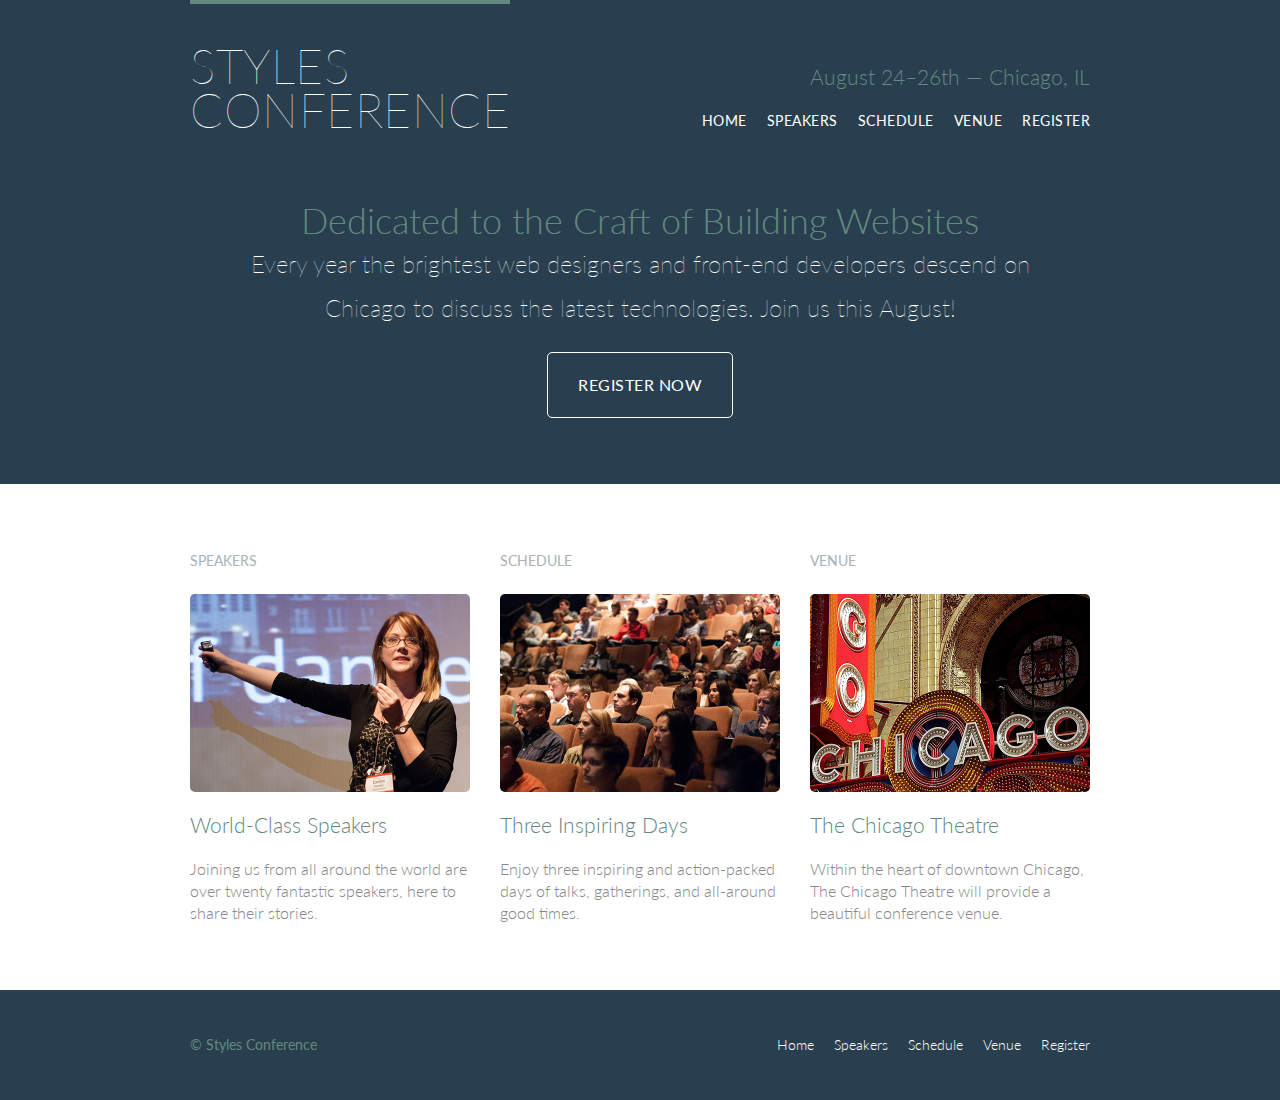
<file: index.html>
<!DOCTYPE html>
<html lang="en">

  <head>
    <meta charset="utf-8">
    <title>Styles Conference</title>
    <link rel="stylesheet" href="assets/stylesheets/main.css">
    <link rel="stylesheet" href="http://fonts.googleapis.com/css?family=Lato:100,300,400">
  </head>

  <body>

    <!-- Header -->

    <header class="primary-header container group">

      <h1 class="logo">
        <a href="index.html">Styles <br> Conference</a>
      </h1>

      <h3 class="tagline">August 24&ndash;26th &mdash; Chicago, IL</h3>

      <nav class="nav primary-nav">
        <ul>
          <li><a href="index.html">Home</a></li><!--
          --><li><a href="speakers.html">Speakers</a></li><!--
          --><li><a href="schedule.html">Schedule</a></li><!--
          --><li><a href="venue.html">Venue</a></li><!--
          --><li><a href="register.html">Register</a></li>
        </ul>
      </nav>

    </header>

    <!-- Hero -->

    <section class="hero container">

      <h2>Dedicated to the Craft of Building Websites</h2>

      <p>Every year the brightest web designers and front-end developers descend on Chicago to discuss the latest technologies. Join us this August!</p>

      <a class="btn btn-alt" href="register.html">Register Now</a>

    </section>

    <!-- Teasers -->

    <section class="row">
      <div class="grid">

        <!-- Speakers -->

        <section class="teaser col-1-3">
          <h5>Speakers</h5>
          <a href="speakers.html">
            <img src="assets/images/home/speakers.jpg" alt="Professional Speaker">
            <h3>World-Class Speakers</h3>
          </a>
          <p>Joining us from all around the world are over twenty fantastic speakers, here to share their stories.</p>
        </section><!--

        Schedule

        --><section class="teaser col-1-3">
          <h5>Schedule</h5>
          <a href="schedule.html">
            <img src="assets/images/home/schedule.jpg" alt="Conference Attendees">
            <h3>Three Inspiring Days</h3>
          </a>
          <p>Enjoy three inspiring and action-packed days of talks, gatherings, and all-around good times.</p>
        </section><!--

        Venue

        --><section class="teaser col-1-3">
          <h5>Venue</h5>
          <a href="venue.html">
            <img src="assets/images/home/venue.jpg" alt="The Chicago Theatre">
            <h3>The Chicago Theatre</h3>
          </a>
          <p>Within the heart of downtown Chicago, The Chicago Theatre will provide a beautiful conference venue.</p>
        </section>

      </div>
    </section>

    <!-- Footer -->

    <footer class="primary-footer container group">

      <small>&copy; Styles Conference</small>

      <nav class="nav">
        <ul>
          <li><a href="index.html">Home</a></li><!--
          --><li><a href="speakers.html">Speakers</a></li><!--
          --><li><a href="schedule.html">Schedule</a></li><!--
          --><li><a href="venue.html">Venue</a></li><!--
          --><li><a href="register.html">Register</a></li>
        </ul>
      </nav>

    </footer>

  </body>
</html>
</file>
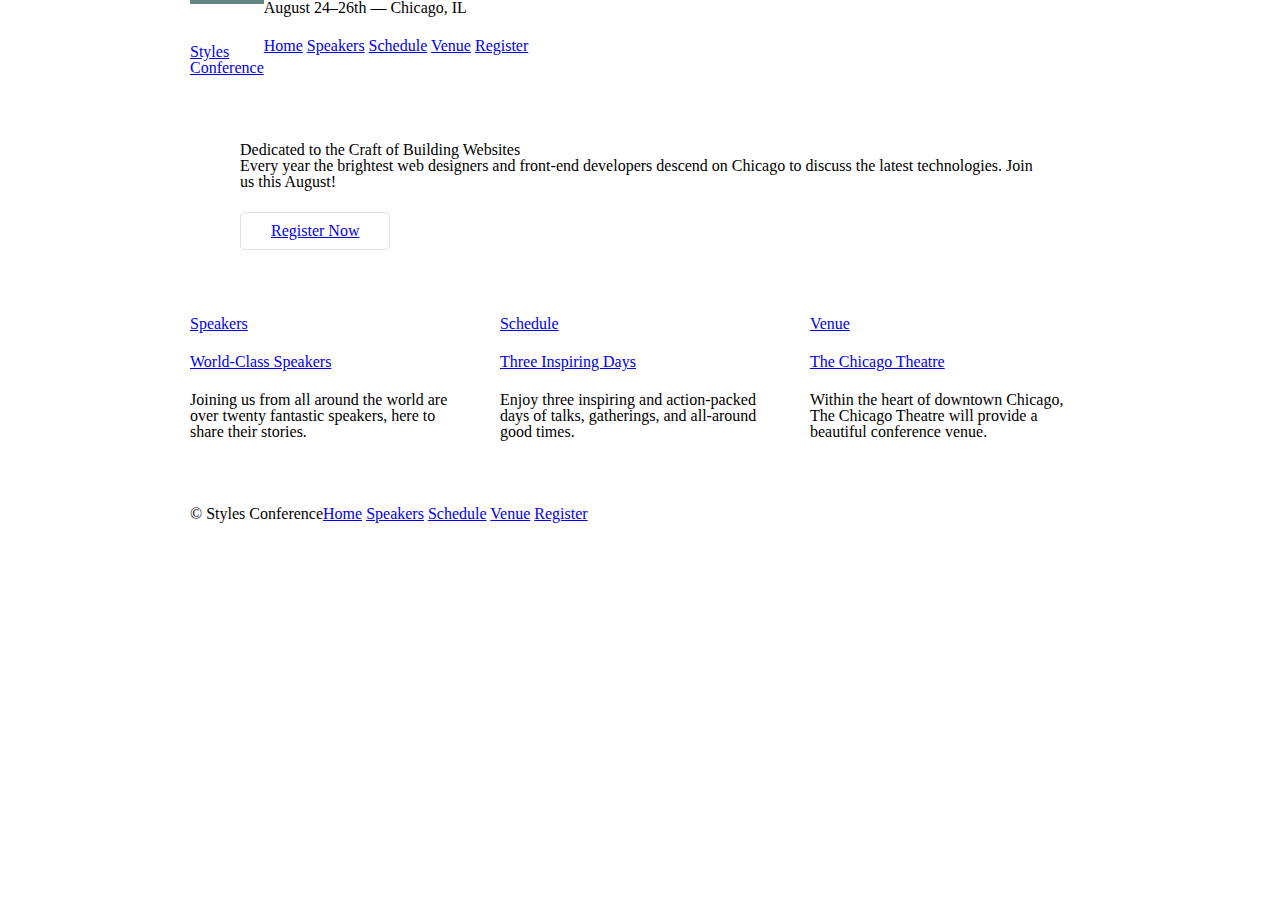
<file: assets/stylesheets/index.html>
<!DOCTYPE html>
<html lang="en">

  <head>
    <meta charset="utf-8">
    <title>Styles Conference</title>
    <link rel="stylesheet" href="assets/stylesheets/main.css">
  </head>

  <body>

    <!-- Header -->

    <header class="container group">

      <h1 class="logo">
        <a href="index.html">Styles <br> Conference</a>
      </h1>

      <h3>August 24&ndash;26th &mdash; Chicago, IL</h3>

      <nav>
        <a href="index.html">Home</a>
        <a href="speakers.html">Speakers</a>
        <a href="schedule.html">Schedule</a>
        <a href="venue.html">Venue</a>
        <a href="register.html">Register</a>
      </nav>

    </header>

    <!-- Hero -->

    <section class="hero container">

      <h2>Dedicated to the Craft of Building Websites</h2>

      <p>Every year the brightest web designers and front-end developers descend on Chicago to discuss the latest technologies. Join us this August!</p>

      <a class="btn btn-alt" href="register.html">Register Now</a>

    </section>

    <!-- Teasers -->

    <section class="grid">

      <!-- Speakers -->

      <section class="col-1-3">
        <a href="speakers.html">
          <h5>Speakers</h5>
          <h3>World-Class Speakers</h3>
        </a>
        <p>Joining us from all around the world are over twenty fantastic speakers, here to share their stories.</p>
      </section><!--

      Schedule

      --><section class="col-1-3">
        <a href="schedule.html">
          <h5>Schedule</h5>
          <h3>Three Inspiring Days</h3>
        </a>
        <p>Enjoy three inspiring and action-packed days of talks, gatherings, and all-around good times.</p>
      </section><!--

      Venue

      --><section class="col-1-3">
        <a href="venue.html">
          <h5>Venue</h5>
          <h3>The Chicago Theatre</h3>
        </a>
        <p>Within the heart of downtown Chicago, The Chicago Theatre will provide a beautiful conference venue.</p>
      </section>

    </section>

    <!-- Footer -->

    <footer class="primary-footer container group">

      <small>&copy; Styles Conference</small>

      <nav>
        <a href="index.html">Home</a>
        <a href="speakers.html">Speakers</a>
        <a href="schedule.html">Schedule</a>
        <a href="venue.html">Venue</a>
        <a href="register.html">Register</a>
      </nav>

    </footer>

  </body>
</html>
</file>
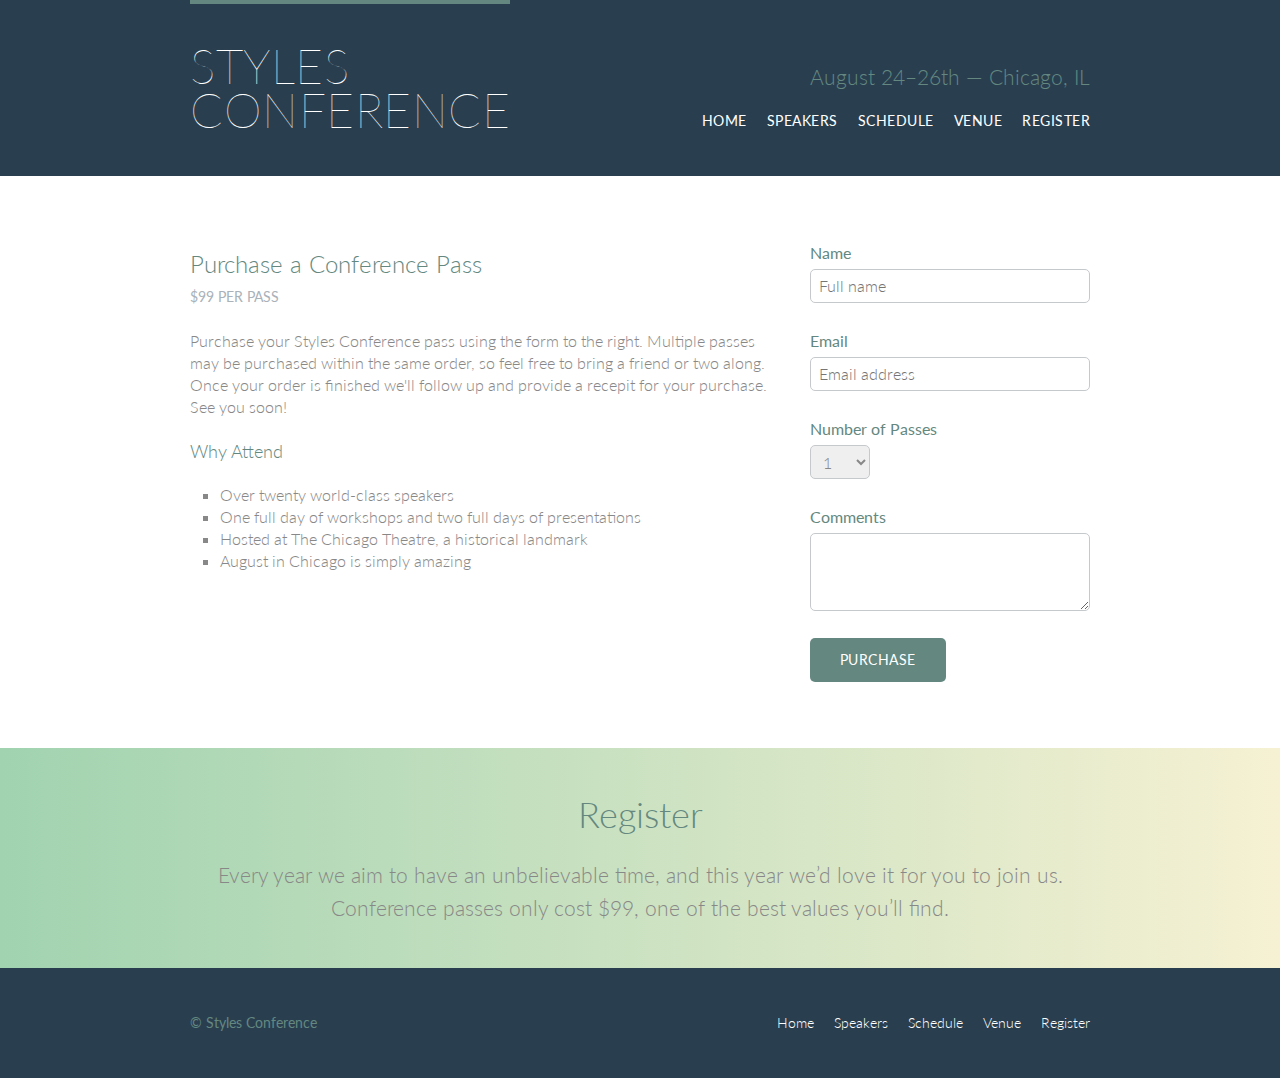
<file: register.html>
<!DOCTYPE html>
<html lang="en">

  <head>
    <meta charset="utf-8">
    <title>Register - Styles Conference</title>
    <link rel="stylesheet" href="assets/stylesheets/main.css">
    <link rel="stylesheet" href="http://fonts.googleapis.com/css?family=Lato:100,300,400">
  </head>

  <body>

    <!-- Header -->

    <header class="primary-header container group">

      <h1 class="logo">
        <a href="index.html">Styles <br> Conference</a>
      </h1>

      <h3 class="tagline">August 24&ndash;26th &mdash; Chicago, IL</h3>

      <nav class="nav primary-nav">
        <ul>
          <li><a href="index.html">Home</a></li><!--
          --><li><a href="speakers.html">Speakers</a></li><!--
          --><li><a href="schedule.html">Schedule</a></li><!--
          --><li><a href="venue.html">Venue</a></li><!--
          --><li><a href="register.html">Register</a></li>
        </ul>
      </nav>

    </header>

    <!-- Lead -->

    <section class="row">
      <div class="grid">

        <section class="col-2-3">

          <h2>Purchase a Conference Pass</h2>
          <h5>$99 per Pass</h5>

          <p>Purchase your Styles Conference pass using the form to the right. Multiple passes may be purchased within the same order, so feel free to bring a friend or two along. Once your order is finished we'll follow up and provide a recepit for your purchase. See you soon!</p>

          <h4>Why Attend</h4>

          <ul class="why-attend">
          <li>Over twenty world-class speakers</li>
            <li>One full day of workshops and two full days of presentations</li>
            <li>Hosted at The Chicago Theatre, a historical landmark</li>
            <li>August in Chicago is simply amazing</li>
          </ul>
          
        </section><!--


      --><form class="col-1-3" action="#" method="post">

            <fieldset class="register-group">

              <label>
                Name
                <input type="text" name="name" placeholder="Full name" required>
              </label>

              <label>
                Email
                <input type="email" name="email" placeholder="Email address" required>
              </label>

              <label>
                Number of Passes
                <select name="quantity" required>
                  <option value="1" selected>1</option>
                  <option value="2">2</option>
                  <option value="3">3</option>
                  <option value="4">4</option>
                  <option value="5">5</option>
                </select>
              </label>

              <label>
                Comments
                <textarea name="comments"></textarea>
              </label>

            </fieldset>

            <input class="btn btn-default" type="submit" name="submit" value="Purchase">

      </form>

      </div>
    </section>

    <section class="row-alt">
      <div class="lead container">

        <h1>Register</h1>

        <p>Every year we aim to have an unbelievable time, and this year we&#8217;d love it for you to join us. Conference passes only cost $99, one of the best values you&#8217;ll find.</p>

      </div>
    </section>

    <!-- Footer -->

    <footer class="primary-footer container group">

      <small>&copy; Styles Conference</small>

      <nav class="nav">
        <ul>
          <li><a href="index.html">Home</a></li><!--
          --><li><a href="speakers.html">Speakers</a></li><!--
          --><li><a href="schedule.html">Schedule</a></li><!--
          --><li><a href="venue.html">Venue</a></li><!--
          --><li><a href="register.html">Register</a></li>
        </ul>
      </nav>

    </footer>

  </body>
</html>
</file>
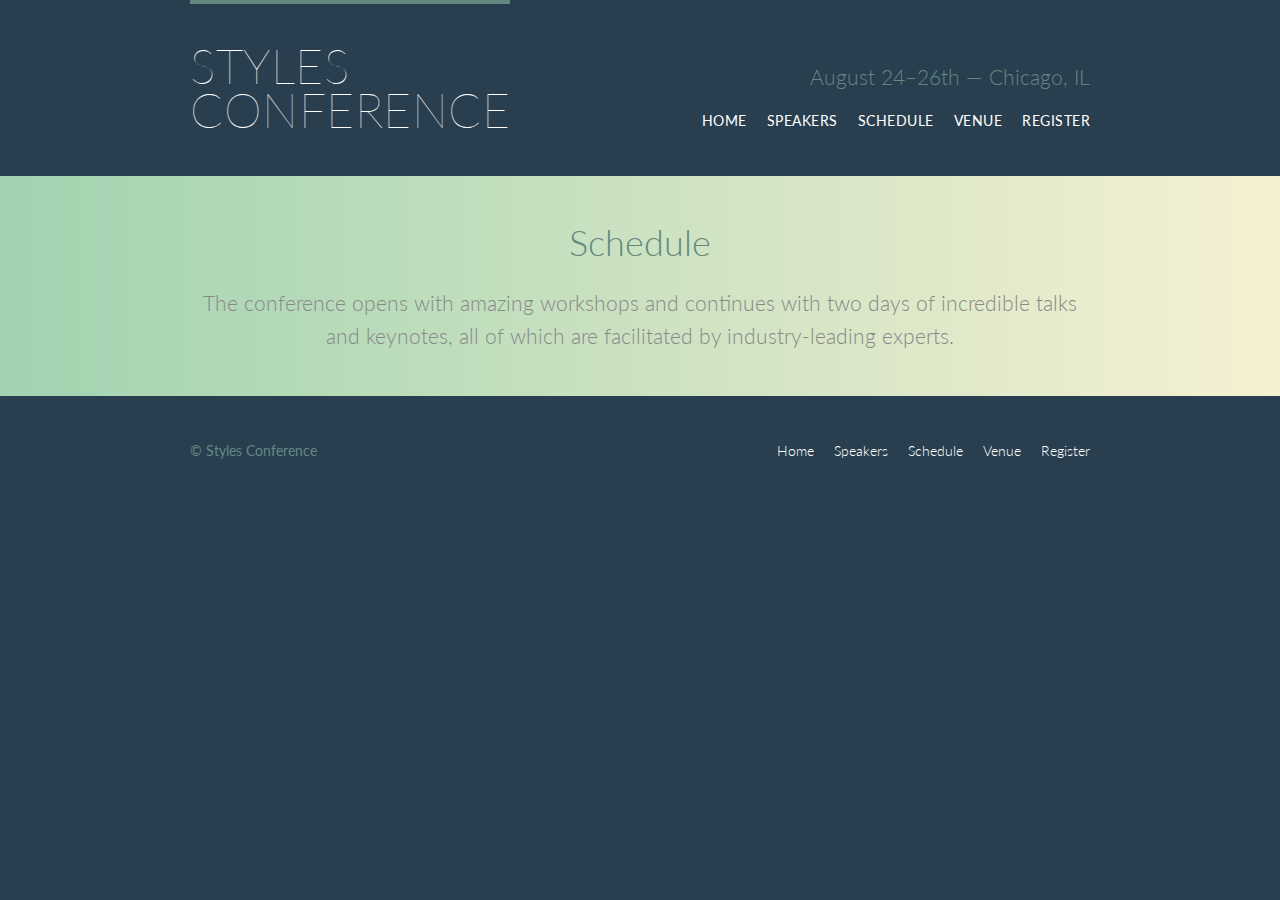
<file: schedule.html>
<!DOCTYPE html>
<html lang="en">

  <head>
    <meta charset="utf-8">
    <title>Schedule - Styles Conference</title>
    <link rel="stylesheet" href="assets/stylesheets/main.css">
    <link rel="stylesheet" href="http://fonts.googleapis.com/css?family=Lato:100,300,400">
  </head>

  <body>

    <!-- Header -->

    <header class="primary-header container group">

      <h1 class="logo">
        <a href="index.html">Styles <br> Conference</a>
      </h1>

      <h3 class="tagline">August 24&ndash;26th &mdash; Chicago, IL</h3>

      <nav class="nav primary-nav">
        <ul>
          <li><a href="index.html">Home</a></li><!--
          --><li><a href="speakers.html">Speakers</a></li><!--
          --><li><a href="schedule.html">Schedule</a></li><!--
          --><li><a href="venue.html">Venue</a></li><!--
          --><li><a href="register.html">Register</a></li>
        </ul>
      </nav>

    </header>

    <!-- Lead -->

    <section class="row-alt">
      <div class="lead container">

        <h1>Schedule</h1>

        <p>The conference opens with amazing workshops and continues with two days of incredible talks and keynotes, all of which are facilitated by industry-leading experts.</p>

      </div>
    </section>

    <!-- Footer -->

    <footer class="primary-footer container group">

      <small>&copy; Styles Conference</small>

      <nav class="nav">
        <ul>
          <li><a href="index.html">Home</a></li><!--
          --><li><a href="speakers.html">Speakers</a></li><!--
          --><li><a href="schedule.html">Schedule</a></li><!--
          --><li><a href="venue.html">Venue</a></li><!--
          --><li><a href="register.html">Register</a></li>
        </ul>
      </nav>

    </footer>

  </body>
</html>
</file>
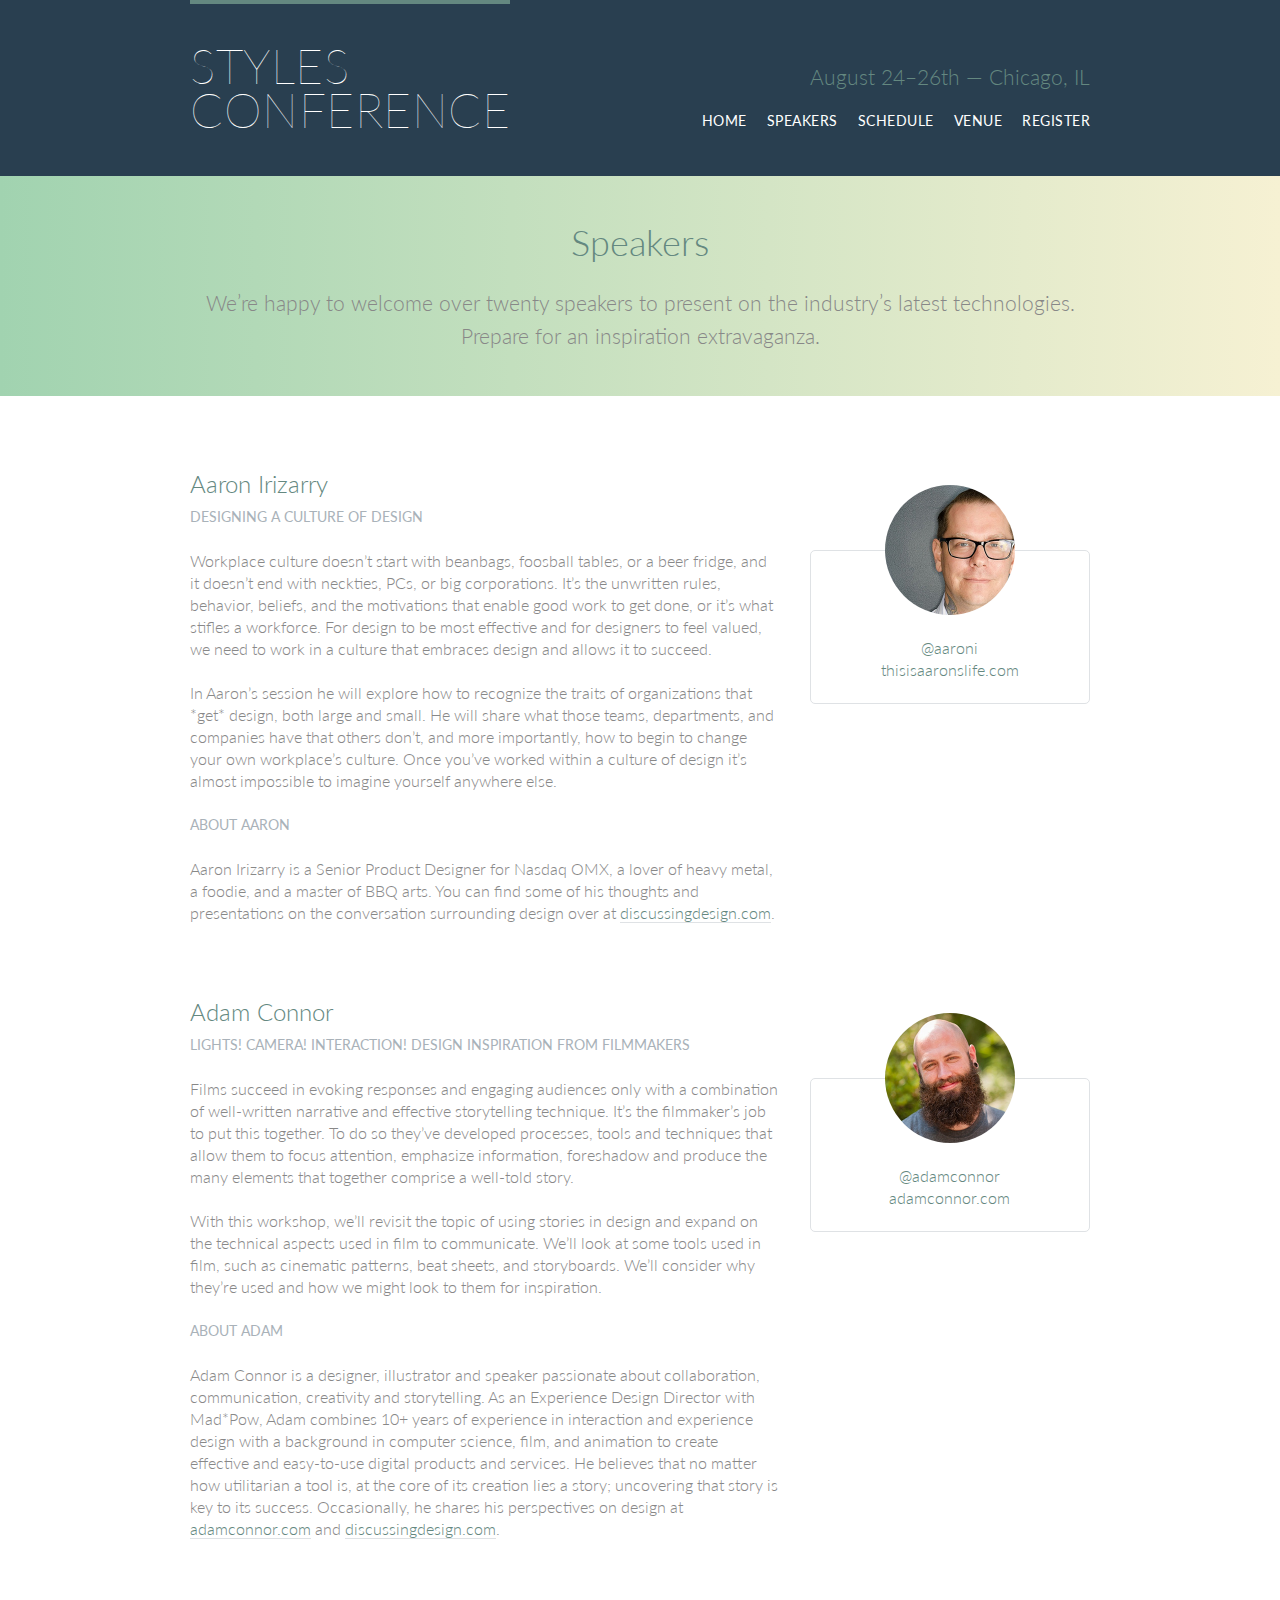
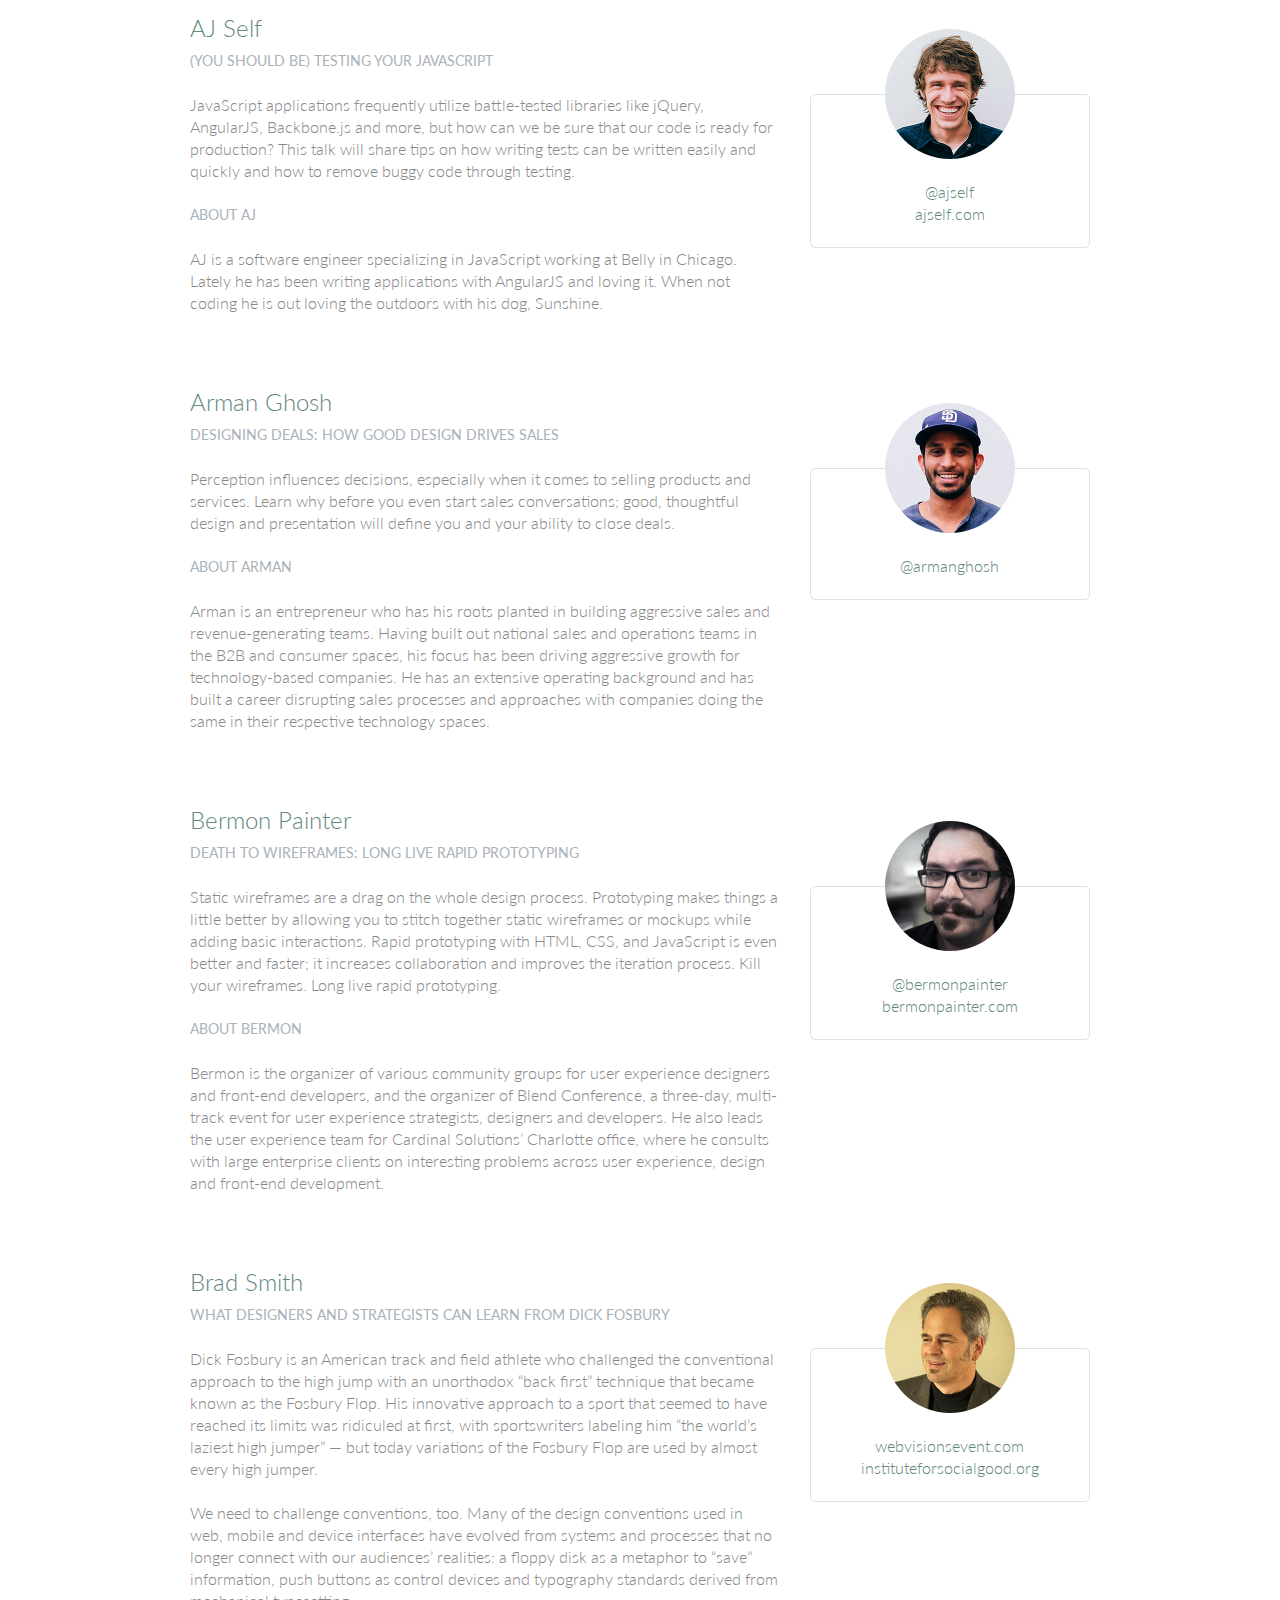
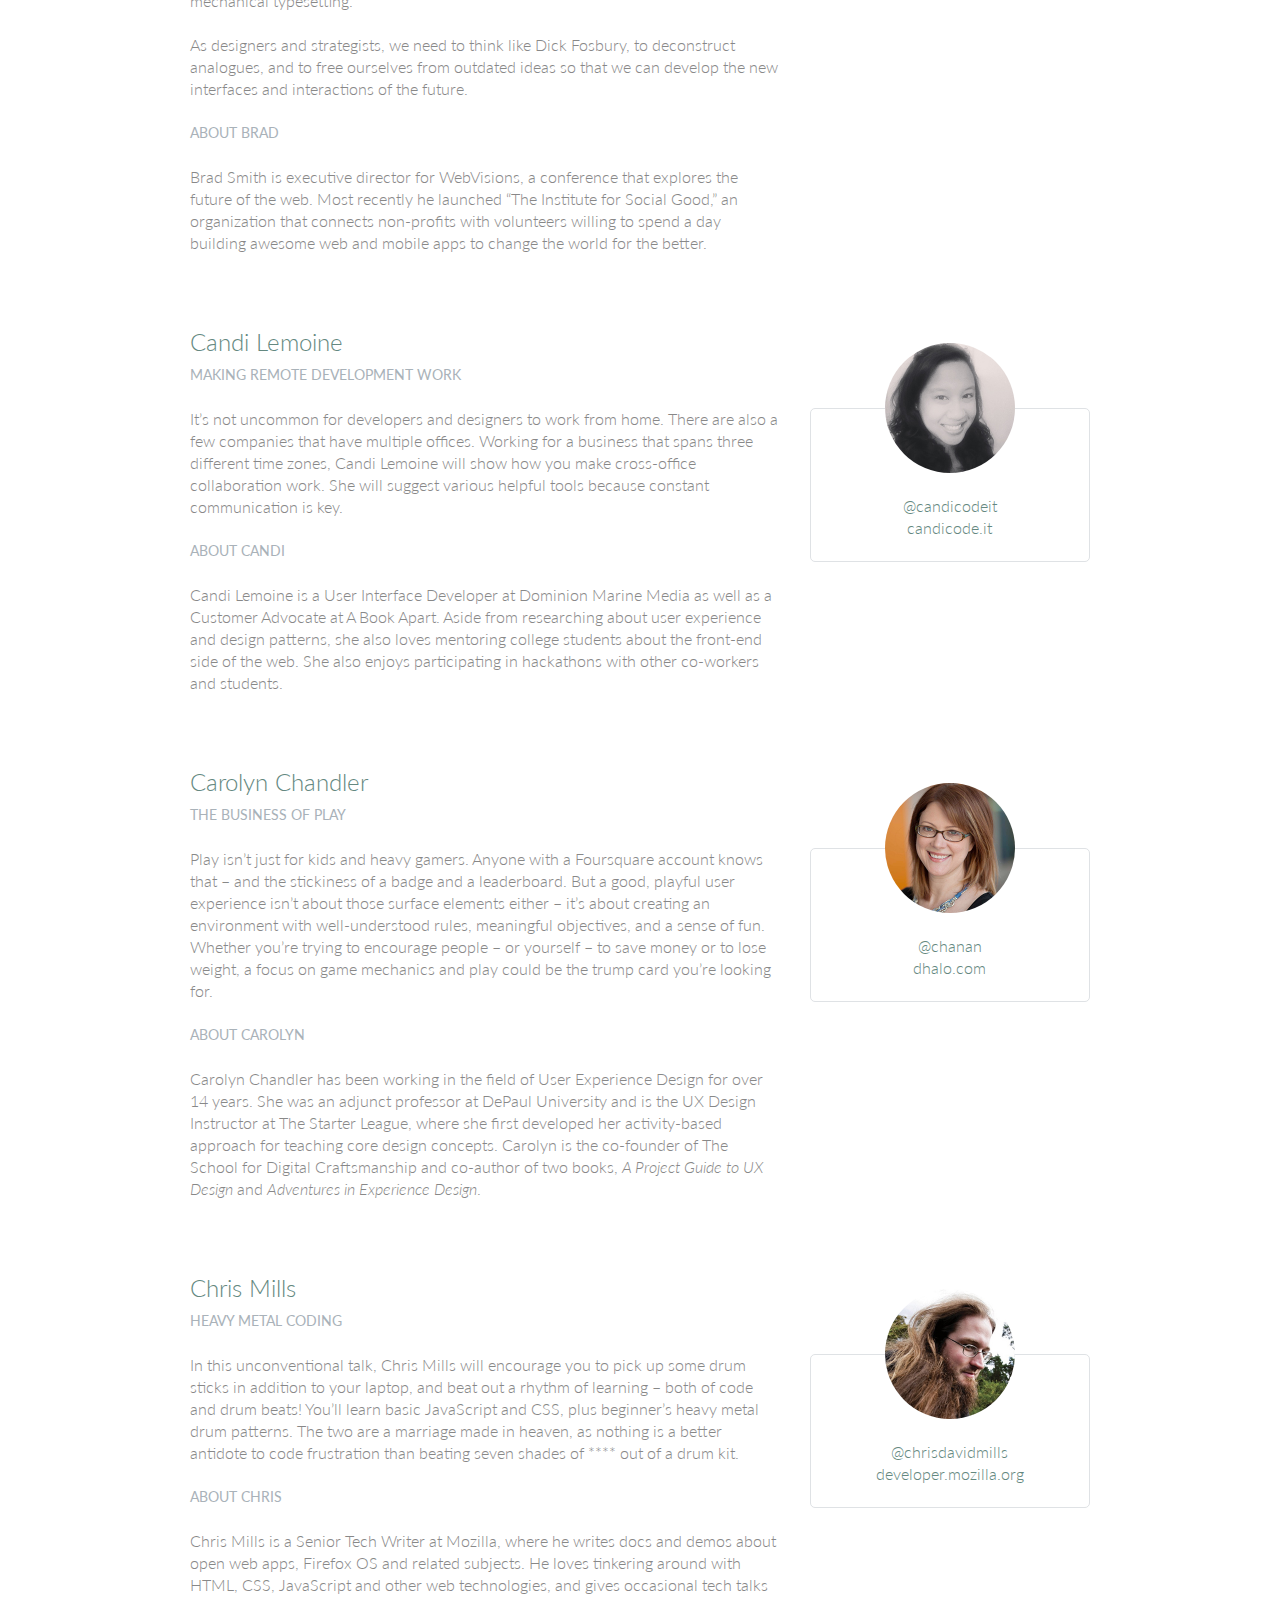
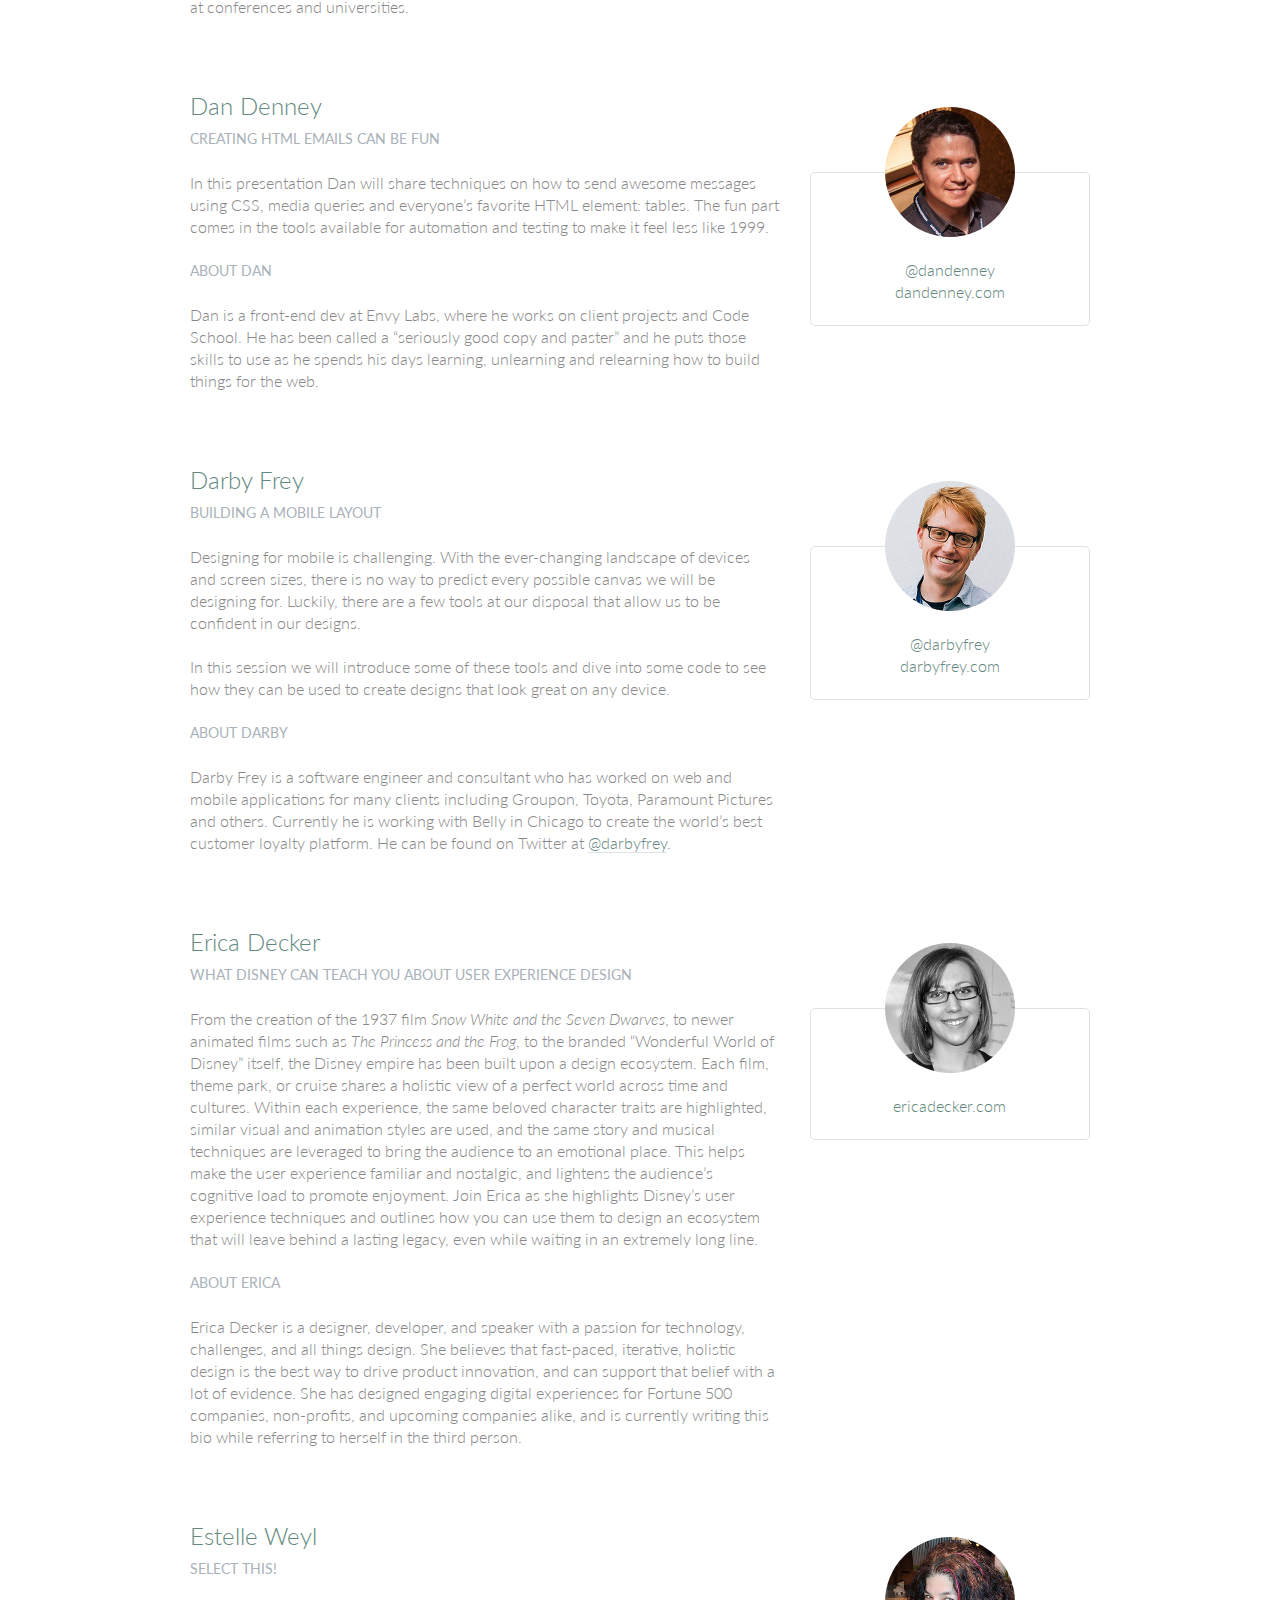
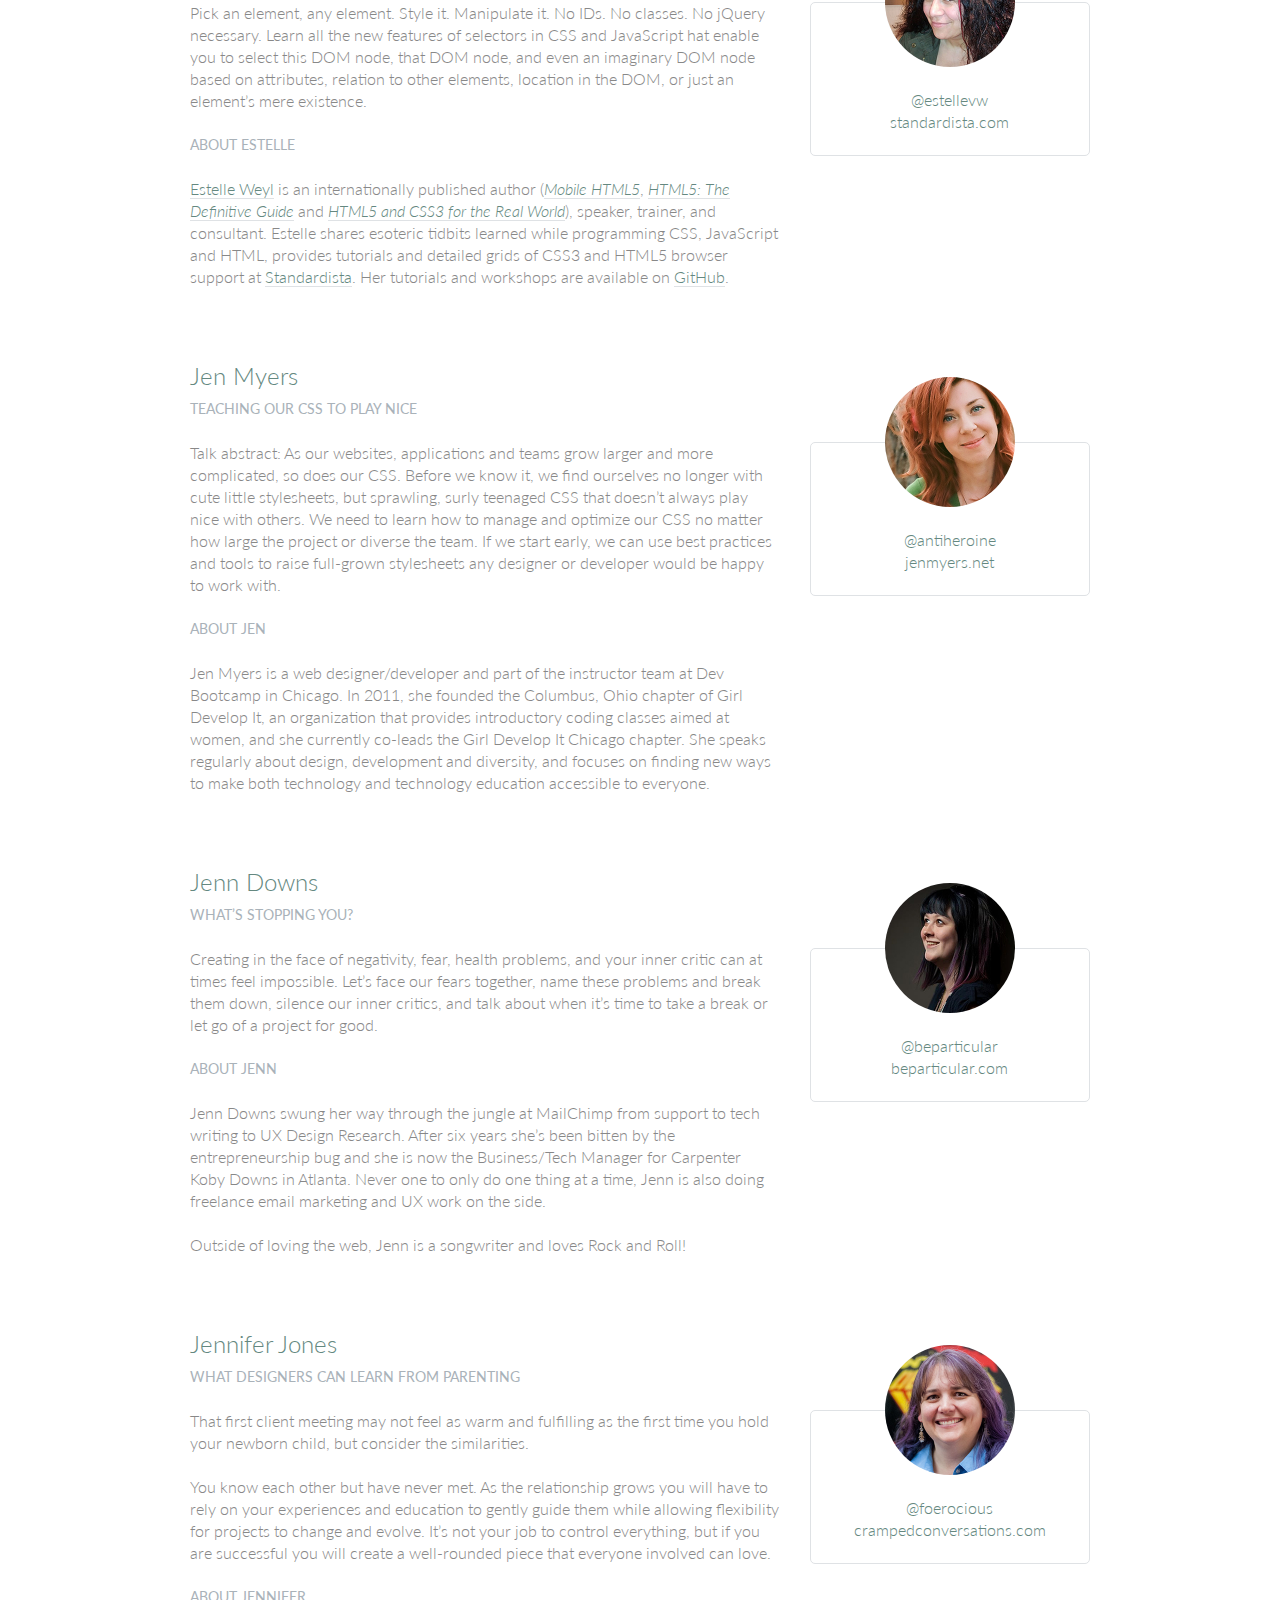
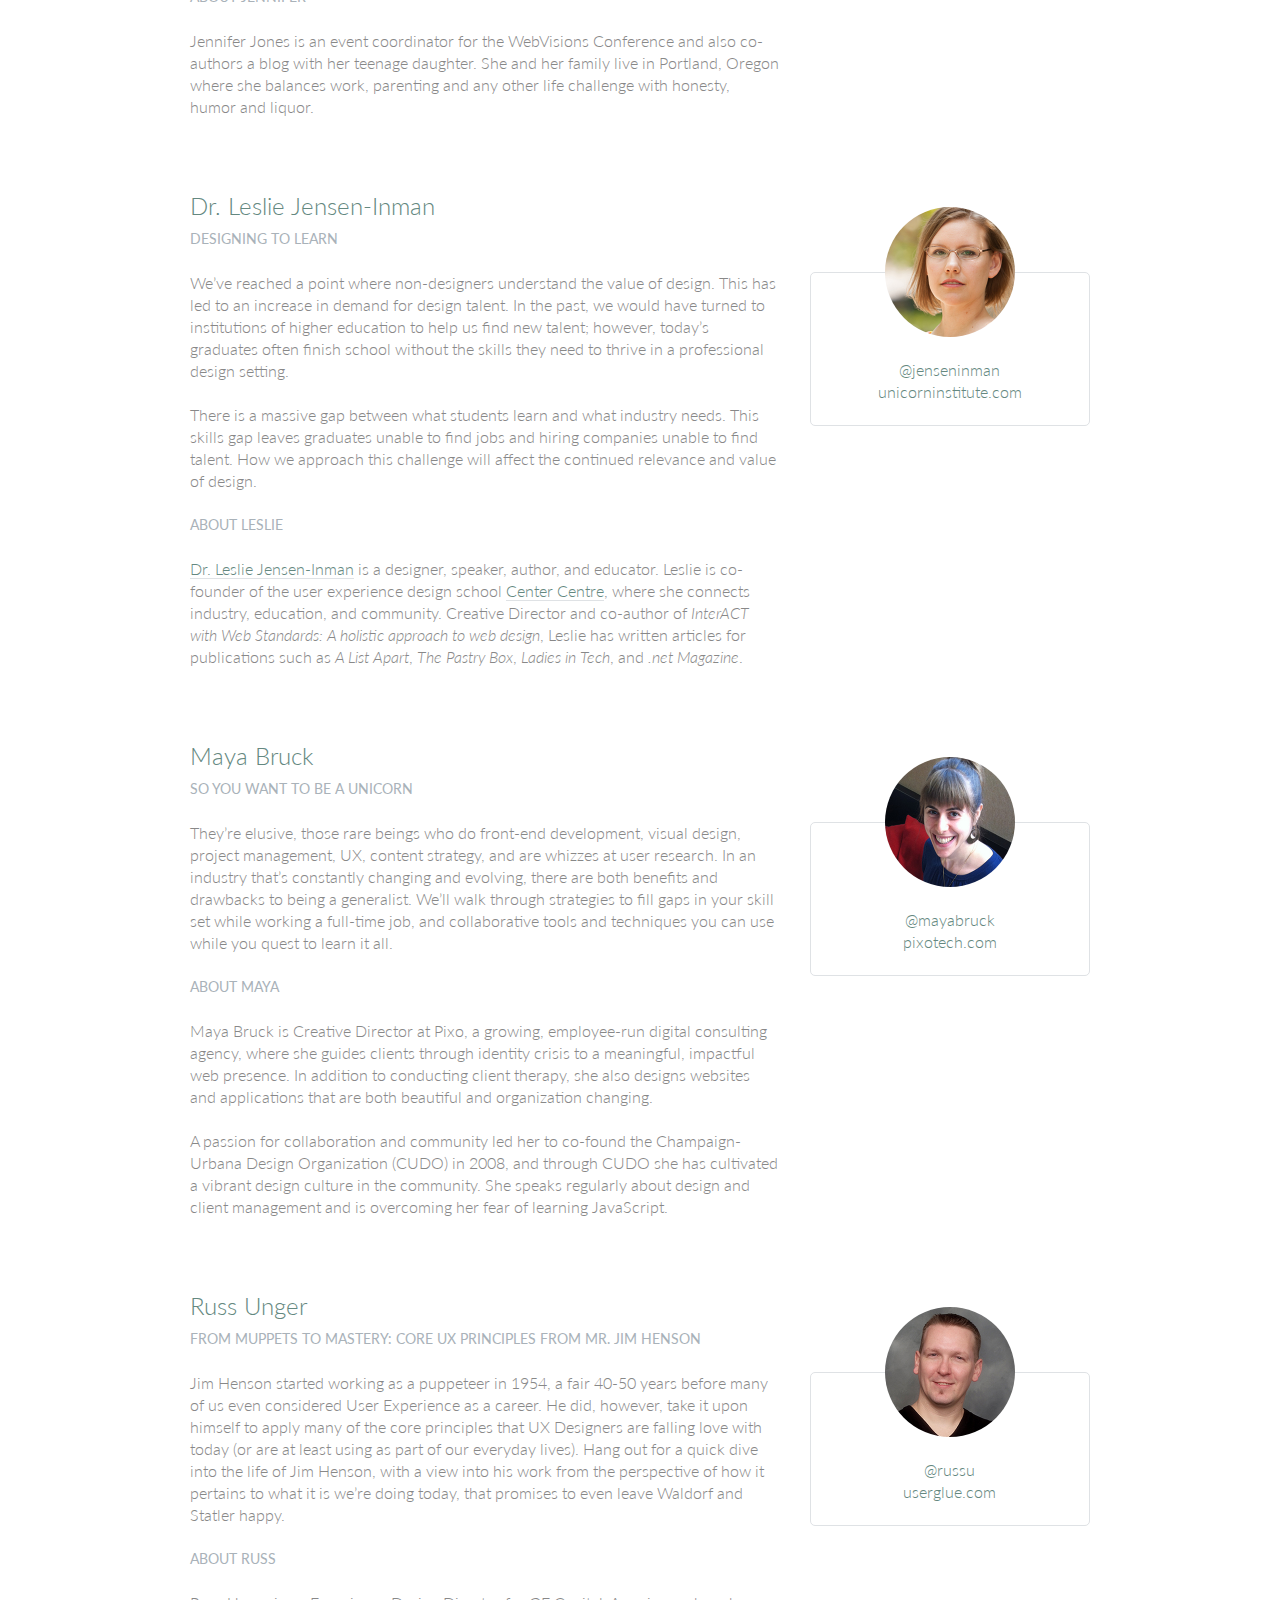
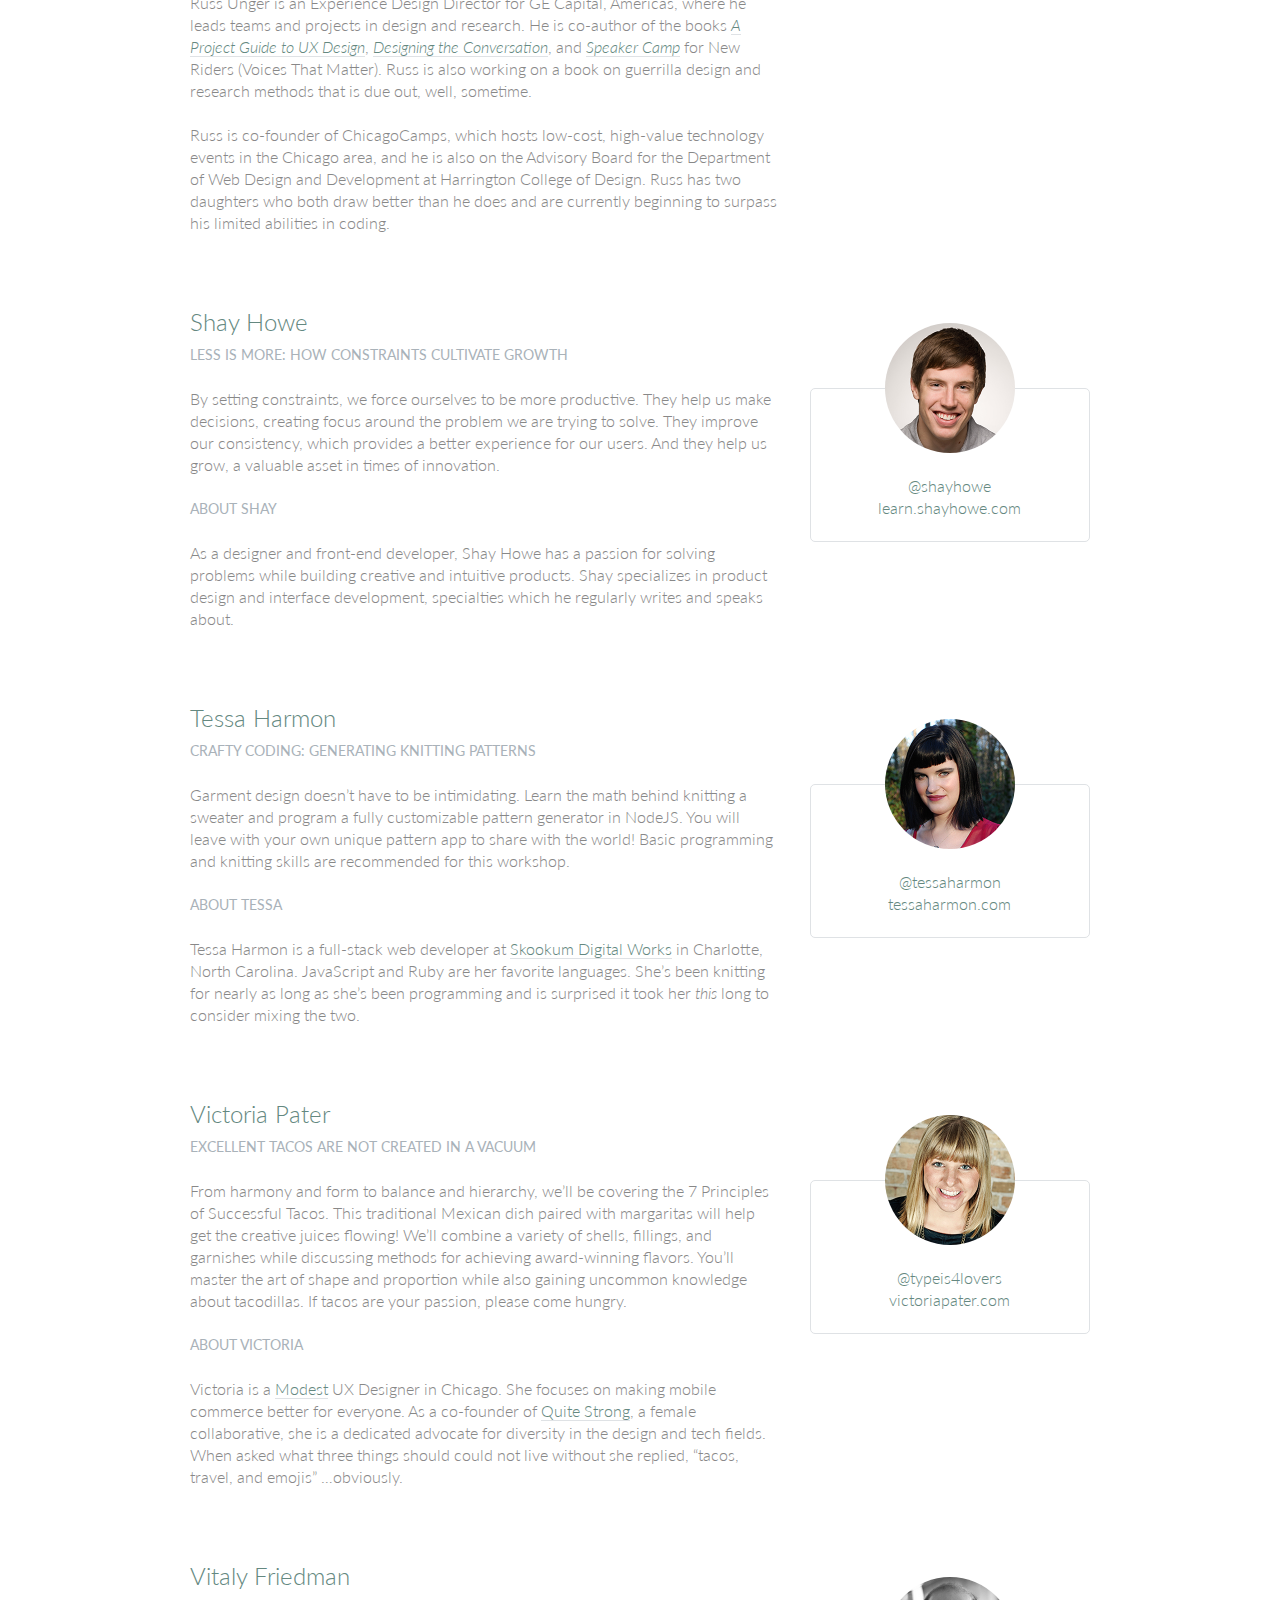
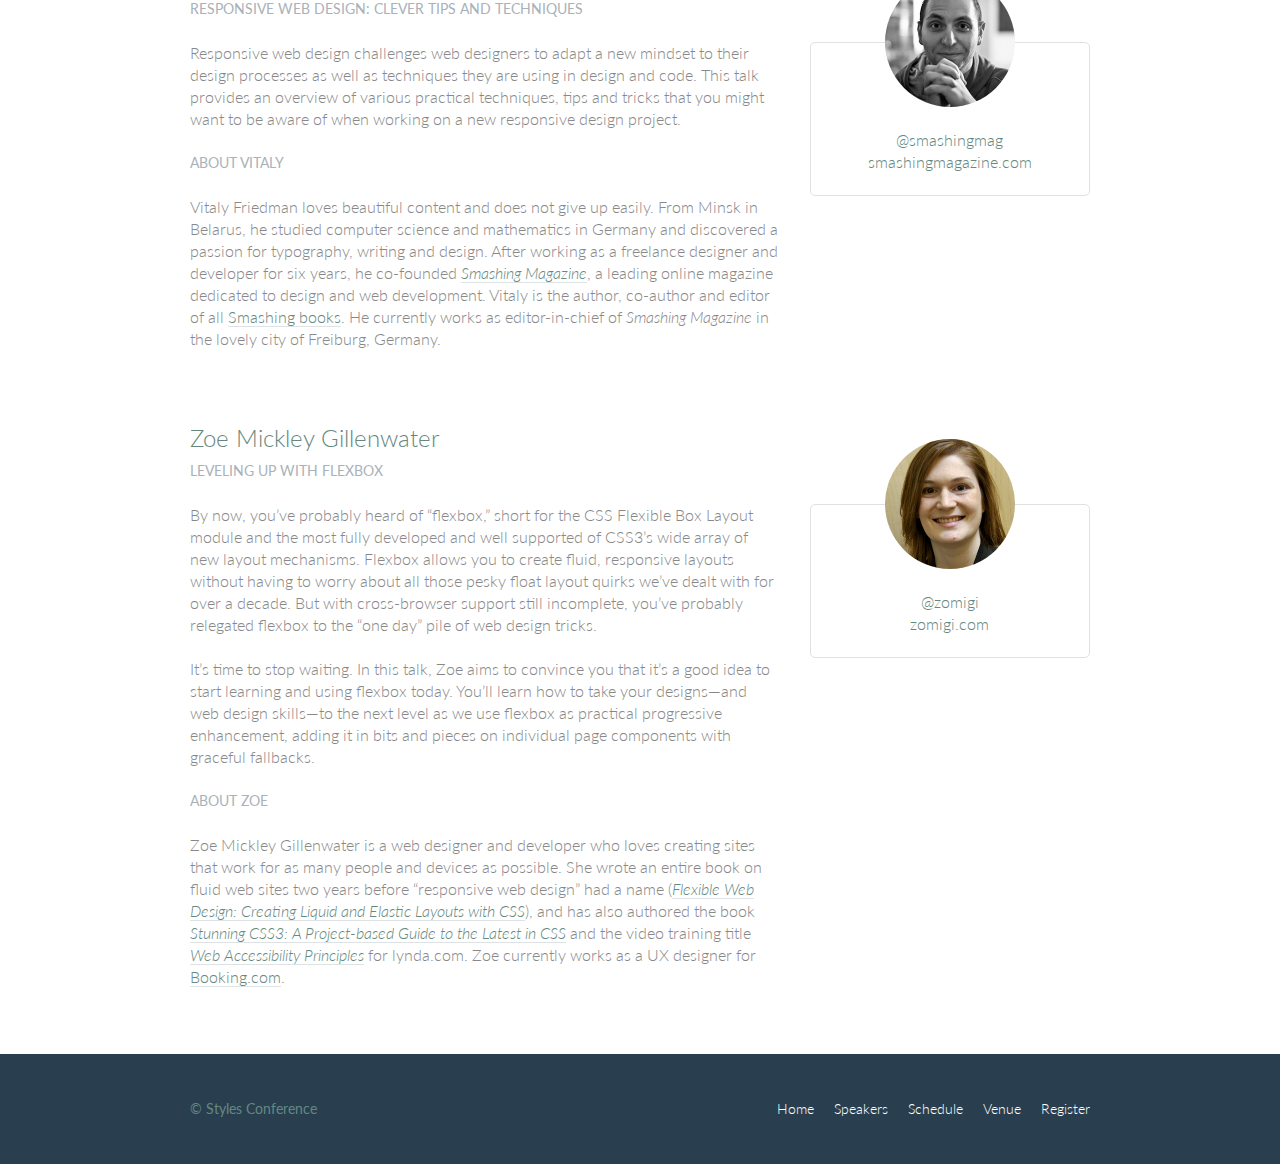
<file: speakers.html>
<!DOCTYPE html>
<html lang="en">

  <head>
    <meta charset="utf-8">
    <title>Speakers - Styles Conference</title>
    <link rel="stylesheet" href="assets/stylesheets/main.css">
    <link rel="stylesheet" href="http://fonts.googleapis.com/css?family=Lato:100,300,400">
  </head>

  <body>

    <!-- Header -->

    <header class="primary-header container group">

      <h1 class="logo">
        <a href="index.html">Styles <br> Conference</a>
      </h1>

      <h3 class="tagline">August 24&ndash;26th &mdash; Chicago, IL</h3>

      <nav class="nav primary-nav">
        <ul>
          <li><a href="index.html">Home</a></li><!--
          --><li><a href="speakers.html">Speakers</a></li><!--
          --><li><a href="schedule.html">Schedule</a></li><!--
          --><li><a href="venue.html">Venue</a></li><!--
          --><li><a href="register.html">Register</a></li>
        </ul>
      </nav>

    </header>

    <!-- Lead -->

    <section class="row-alt">
      <div class="lead container">

        <h1>Speakers</h1>

        <p>We&#8217;re happy to welcome over twenty speakers to present on the industry&#8217;s latest technologies. Prepare for an inspiration extravaganza.</p>

      </div>
    </section>

    <!-- Main content -->

    <section class="row">
      <div class="grid">

        <!-- Aaron Irizarry -->

        <section class="speaker" id="aaron-irizarry">

          <div class="col-2-3">

            <h2>Aaron Irizarry</h2>
            <h5>Designing a Culture of Design</h5>

            <p>Workplace culture doesn&#8217;t start with beanbags, foosball tables, or a beer fridge, and it doesn&#8217;t end with neckties, PCs, or big corporations. It&#8217;s the unwritten rules, behavior, beliefs, and the motivations that enable good work to get done, or it&#8217;s what stifles a workforce. For design to be most effective and for designers to feel valued, we need to work in a culture that embraces design and allows it to succeed.</p>

            <p>In Aaron&#8217;s session he will explore how to recognize the traits of organizations that *get* design, both large and small. He will share what those teams, departments, and companies have that others don&#8217;t, and more importantly, how to begin to change your own workplace&#8217;s culture. Once you&#8217;ve worked within a culture of design it&#8217;s almost impossible to imagine yourself anywhere else.</p>

            <h5>About Aaron</h5>

            <p>Aaron Irizarry is a Senior Product Designer for Nasdaq OMX, a lover of heavy metal, a foodie, and a master of BBQ arts. You can find some of his thoughts and presentations on the conversation surrounding design over at <a href="http://www.discussingdesign.com/">discussingdesign.com</a>.</p>

          </div><!--

          --><aside class="col-1-3">
            <div class="speaker-info">

              <img src="assets/images/speakers/aaron-irizarry.jpg" alt="Aaron Irizarry">

              <ul>
                <li><a href="https://twitter.com/aaroni">@aaroni</a></li>
                <li><a href="http://www.thisisaaronslife.com/">thisisaaronslife.com</a></li>
              </ul>

            </div>
          </aside>

        </section>

        <!-- Adam Connor -->

        <section class="speaker" id="adam-connor">

          <div class="col-2-3">

            <h2>Adam Connor</h2>
            <h5>Lights! Camera! Interaction! Design Inspiration from Filmmakers</h5>

            <p>Films succeed in evoking responses and engaging audiences only with a combination of well-written narrative and effective storytelling technique. It&#8217;s the filmmaker&#8217;s job to put this together. To do so they&#8217;ve developed processes, tools and techniques that allow them to focus attention, emphasize information, foreshadow and produce the many elements that together comprise a well-told story.</p>

            <p>With this workshop, we&#8217;ll revisit the topic of using stories in design and expand on the technical aspects used in film to communicate. We&#8217;ll look at some tools used in film, such as cinematic patterns, beat sheets, and storyboards. We&#8217;ll consider why they&#8217;re used and how we might look to them for inspiration.</p>

            <h5>About Adam</h5>

            <p>Adam Connor is a designer, illustrator and speaker passionate about collaboration, communication, creativity and storytelling. As an Experience Design Director with Mad*Pow, Adam combines 10+ years of experience in interaction and experience design with a background in computer science, film, and animation to create effective and easy-to-use digital products and services. He believes that no matter how utilitarian a tool is, at the core of its creation lies a story; uncovering that story is key to its success. Occasionally, he shares his perspectives on design at <a href="http://adamconnor.com/">adamconnor.com</a> and <a href="http://www.discussingdesign.com/">discussingdesign.com</a>.</p>

          </div><!--

          --><aside class="col-1-3">
            <div class="speaker-info">

              <img src="assets/images/speakers/adam-connor.jpg" alt="Adam Connor">

              <ul>
                <li><a href="https://twitter.com/adamconnor">@adamconnor</a></li>
                <li><a href="http://adamconnor.com/">adamconnor.com</a></li>
              </ul>

            </div>
          </aside>

        </section>

        <!-- AJ Self -->

        <section class="speaker" id="aj-self">

          <div class="col-2-3">

            <h2>AJ Self</h2>
            <h5>(You Should Be) Testing Your JavaScript</h5>

            <p>JavaScript applications frequently utilize battle-tested libraries like jQuery, AngularJS, Backbone.js and more, but how can we be sure that our code is ready for production? This talk will share tips on how writing tests can be written easily and quickly and how to remove buggy code through testing.</p>

            <h5>About AJ</h5>

            <p>AJ is a software engineer specializing in JavaScript working at Belly in Chicago. Lately he has been writing applications with AngularJS and loving it. When not coding he is out loving the outdoors with his dog, Sunshine.</p>

          </div><!--

          --><aside class="col-1-3">
            <div class="speaker-info">

              <img src="assets/images/speakers/aj-self.jpg" alt="AJ Self">

              <ul>
                <li><a href="https://twitter.com/ajself">@ajself</a></li>
                <li><a href="http://www.ajself.com/">ajself.com</a></li>
              </ul>

            </div>
          </aside>

        </section>

        <!-- Arman Ghosh -->

        <section class="speaker" id="arman-ghosh">

          <div class="col-2-3">

            <h2>Arman Ghosh</h2>
            <h5>Designing Deals: How Good Design Drives Sales</h5>

            <p>Perception influences decisions, especially when it comes to selling products and services. Learn why before you even start sales conversations; good, thoughtful design and presentation will define you and your ability to close deals.</p>

            <h5>About Arman</h5>

            <p>Arman is an entrepreneur who has his roots planted in building aggressive sales and revenue-generating teams. Having built out national sales and operations teams in the B2B and consumer spaces, his focus has been driving aggressive growth for technology-based companies. He has an extensive operating background and has built a career disrupting sales processes and approaches with companies doing the same in their respective technology spaces.</p>

          </div><!--

          --><aside class="col-1-3">
            <div class="speaker-info">

              <img src="assets/images/speakers/arman-ghosh.jpg" alt="Arman Ghosh">

              <ul>
                <li><a href="https://twitter.com/armanghosh">@armanghosh</a></li>
              </ul>

            </div>
          </aside>

        </section>

        <!-- Bermon Painter -->

        <section class="speaker" id="bermon-painter">

          <div class="col-2-3">

            <h2>Bermon Painter</h2>
            <h5>Death to Wireframes: Long Live Rapid Prototyping</h5>

            <p>Static wireframes are a drag on the whole design process. Prototyping makes things a little better by allowing you to stitch together static wireframes or mockups while adding basic interactions. Rapid prototyping with HTML, CSS, and JavaScript is even better and faster; it increases collaboration and improves the iteration process. Kill your wireframes. Long live rapid prototyping.</p>

            <h5>About Bermon</h5>

            <p>Bermon is the organizer of various community groups for user experience designers and front-end developers, and the organizer of Blend Conference, a three-day, multi-track event for user experience strategists, designers and developers. He also leads the user experience team for Cardinal Solutions&#8217; Charlotte office, where he consults with large enterprise clients on interesting problems across user experience, design and front-end development.</p>

          </div><!--

          --><aside class="col-1-3">
            <div class="speaker-info">

              <img src="assets/images/speakers/bermon-painter.jpg" alt="Bermon Painter">

              <ul>
                <li><a href="https://twitter.com/bermonpainter">@bermonpainter</a></li>
                <li><a href="http://bermonpainter.com/">bermonpainter.com</a></li>
              </ul>

            </div>
          </aside>

        </section>

        <!-- Brad Smith -->

        <section class="speaker" id="brad-smith">

          <div class="col-2-3">

            <h2>Brad Smith</h2>
            <h5>What Designers and Strategists Can Learn from Dick Fosbury</h5>

            <p>Dick Fosbury is an American track and field athlete who challenged the conventional approach to the high jump with an unorthodox &#8220;back first&#8221; technique that became known as the Fosbury Flop. His innovative approach to a sport that seemed to have reached its limits was ridiculed at first, with sportswriters labeling him &#8220;the world&#8217;s laziest high jumper&#8221; &#8212; but today variations of the Fosbury Flop are used by almost every high jumper.</p>

            <p>We need to challenge conventions, too. Many of the design conventions used in web, mobile and device interfaces have evolved from systems and processes that no longer connect with our audiences&#8217; realities: a floppy disk as a metaphor to &#8220;save&#8221; information, push buttons as control devices and typography standards derived from mechanical typesetting.</p>

            <p>As designers and strategists, we need to think like Dick Fosbury, to deconstruct analogues, and to free ourselves from outdated ideas so that we can develop the new interfaces and interactions of the future.</p>

            <h5>About Brad</h5>

            <p>Brad Smith is executive director for WebVisions, a conference that explores the future of the web. Most recently he launched &#8220;The Institute for Social Good,&#8221; an organization that connects non-profits with volunteers willing to spend a day building awesome web and mobile apps to change the world for the better.</p>

          </div><!--

          --><aside class="col-1-3">
            <div class="speaker-info">

              <img src="assets/images/speakers/brad-smith.jpg" alt="Brad Smith">

              <ul>
                <li><a href="http://www.webvisionsevent.com/">webvisionsevent.com</a></li>
                <li><a href="http://www.instituteforsocialgood.org/">instituteforsocialgood.org</a></li>
              </ul>

            </div>
          </aside>

        </section>

        <!-- Candi Lemoine -->

        <section class="speaker" id="candi-lemoine">

          <div class="col-2-3">

            <h2>Candi Lemoine</h2>
            <h5>Making Remote Development Work</h5>

            <p>It&#8217;s not uncommon for developers and designers to work from home. There are also a few companies that have multiple offices. Working for a business that spans three different time zones, Candi Lemoine will show how you make cross-office collaboration work. She will suggest various helpful tools because constant communication is key.</p>

            <h5>About Candi</h5>

            <p>Candi Lemoine is a User Interface Developer at Dominion Marine Media as well as a Customer Advocate at A Book Apart. Aside from researching about user experience and design patterns, she also loves mentoring college students about the front-end side of the web. She also enjoys participating in hackathons with other co-workers and students.</p>

          </div><!--

          --><aside class="col-1-3">
            <div class="speaker-info">

              <img src="assets/images/speakers/candi-lemoine.jpg" alt="Candi Lemoine">

              <ul>
                <li><a href="https://twitter.com/candicodeit">@candicodeit</a></li>
                <li><a href="http://candicode.it/">candicode.it</a></li>
              </ul>

            </div>
          </aside>

        </section>

        <!-- Carolyn Chandler -->

        <section class="speaker" id="carolyn-chandler">

          <div class="col-2-3">

            <h2>Carolyn Chandler</h2>
            <h5>The Business of Play</h5>

            <p>Play isn&#8217;t just for kids and heavy gamers. Anyone with a Foursquare account knows that &#8211; and the stickiness of a badge and a leaderboard. But a good, playful user experience isn&#8217;t about those surface elements either &#8211; it&#8217;s about creating an environment with well-understood rules, meaningful objectives, and a sense of fun. Whether you&#8217;re trying to encourage people &#8211; or yourself &#8211; to save money or to lose weight, a focus on game mechanics and play could be the trump card you&#8217;re looking for.</p>

            <h5>About Carolyn</h5>

            <p>Carolyn Chandler has been working in the field of User Experience Design for over 14 years. She was an adjunct professor at DePaul University and is the UX Design Instructor at The Starter League, where she first developed her activity-based approach for teaching core design concepts. Carolyn is the co-founder of The School for Digital Craftsmanship and co-author of two books, <cite>A Project Guide to UX Design</cite> and <cite>Adventures in Experience Design</cite>.</p>

          </div><!--

          --><aside class="col-1-3">
            <div class="speaker-info">

              <img src="assets/images/speakers/carolyn-chandler.jpg" alt="Carolyn Chandler">

              <ul>
                <li><a href="https://twitter.com/chanan">@chanan</a></li>
                <li><a href="http://www.dhalo.com/">dhalo.com</a></li>
              </ul>

            </div>
          </aside>

        </section>

        <!-- Chris Mills -->

        <section class="speaker" id="chris-mills">

          <div class="col-2-3">

            <h2>Chris Mills</h2>
            <h5>Heavy Metal Coding</h5>

            <p>In this unconventional talk, Chris Mills will encourage you to pick up some drum sticks in addition to your laptop, and beat out a rhythm of learning &#8211; both of code and drum beats! You&#8217;ll learn basic JavaScript and CSS, plus beginner&#8217;s heavy metal drum patterns. The two are a marriage made in heaven, as nothing is a better antidote to code frustration than beating seven shades of **** out of a drum kit.</p>

            <h5>About Chris</h5>

            <p>Chris Mills is a Senior Tech Writer at Mozilla, where he writes docs and demos about open web apps, Firefox OS and related subjects. He loves tinkering around with HTML, CSS, JavaScript and other web technologies, and gives occasional tech talks at conferences and universities.</p>

          </div><!--

          --><aside class="col-1-3">
            <div class="speaker-info">

              <img src="assets/images/speakers/chris-mills.jpg" alt="Chris Mills">

              <ul>
                <li><a href="https://twitter.com/chrisdavidmills">@chrisdavidmills</a></li>
                <li><a href="https://developer.mozilla.org/">developer.mozilla.org</a></li>
              </ul>

            </div>
          </aside>

        </section>

        <!-- Dan Denney -->

        <section class="speaker" id="dan-denney">

          <div class="col-2-3">

            <h2>Dan Denney</h2>
            <h5>Creating HTML Emails Can Be Fun</h5>

            <p>In this presentation Dan will share techniques on how to send awesome messages using CSS, media queries and everyone&#8217;s favorite HTML element: tables. The fun part comes in the tools available for automation and testing to make it feel less like 1999.</p>

            <h5>About Dan</h5>

            <p>Dan is a front-end dev at Envy Labs, where he works on client projects and Code School. He has been called a &#8220;seriously good copy and paster&#8221; and he puts those skills to use as he spends his days learning, unlearning and relearning how to build things for the web.</p>

          </div><!--

          --><aside class="col-1-3">
            <div class="speaker-info">

              <img src="assets/images/speakers/dan-denney.jpg" alt="Dan Denney">

              <ul>
                <li><a href="https://twitter.com/dandenney">@dandenney</a></li>
                <li><a href="http://dandenney.com/">dandenney.com</a></li>
              </ul>

            </div>
          </aside>

        </section>

        <!-- Darby Frey -->

        <section class="speaker" id="darby-frey">

          <div class="col-2-3">

            <h2>Darby Frey</h2>
            <h5>Building a Mobile Layout</h5>

            <p>Designing for mobile is challenging. With the ever-changing landscape of devices and screen sizes, there is no way to predict every possible canvas we will be designing for. Luckily, there are a few tools at our disposal that allow us to be confident in our designs.</p>

            <p>In this session we will introduce some of these tools and dive into some code to see how they can be used to create designs that look great on any device.</p>

            <h5>About Darby</h5>

            <p>Darby Frey is a software engineer and consultant who has worked on web and mobile applications for many clients including Groupon, Toyota, Paramount Pictures and others. Currently he is working with Belly in Chicago to create the world&#8217;s best customer loyalty platform. He can be found on Twitter at <a href="https://twitter.com/darbyfrey">@darbyfrey</a>.</p>

          </div><!--

          --><aside class="col-1-3">
            <div class="speaker-info">

              <img src="assets/images/speakers/darby-frey.jpg" alt="Darby Frey">

              <ul>
                <li><a href="https://twitter.com/darbyfrey">@darbyfrey</a></li>
                <li><a href="http://darbyfrey.com/">darbyfrey.com</a></li>
              </ul>

            </div>
          </aside>

        </section>

        <!-- Erica Decker -->

        <section class="speaker" id="erica-decker">

          <div class="col-2-3">

            <h2>Erica Decker</h2>
            <h5>What Disney Can Teach You about User Experience Design</h5>

            <p>From the creation of the 1937 film <cite>Snow White and the Seven Dwarves</cite>, to newer animated films such as <cite>The Princess and the Frog</cite>, to the branded &#8220;Wonderful World of Disney&#8221; itself, the Disney empire has been built upon a design ecosystem. Each film, theme park, or cruise shares a holistic view of a perfect world across time and cultures. Within each experience, the same beloved character traits are highlighted, similar visual and animation styles are used, and the same story and musical techniques are leveraged to bring the audience to an emotional place. This helps make the user experience familiar and nostalgic, and lightens the audience&#8217;s cognitive load to promote enjoyment. Join Erica as she highlights Disney&#8217;s user experience techniques and outlines how you can use them to design an ecosystem that will leave behind a lasting legacy, even while waiting in an extremely long line.</p>

            <h5>About Erica</h5>

            <p>Erica Decker is a designer, developer, and speaker with a passion for technology, challenges, and all things design. She believes that fast-paced, iterative, holistic design is the best way to drive product innovation, and can support that belief with a lot of evidence. She has designed engaging digital experiences for Fortune 500 companies, non-profits, and upcoming companies alike, and is currently writing this bio while referring to herself in the third person.</p>

          </div><!--

          --><aside class="col-1-3">
            <div class="speaker-info">

              <img src="assets/images/speakers/erica-decker.jpg" alt="Erica Decker">

              <ul>
                <li><a href="http://ericadecker.com/">ericadecker.com</a></li>
              </ul>

            </div>
          </aside>

        </section>

        <!-- Estelle Weyl -->

        <section class="speaker" id="estelle-weyl">

          <div class="col-2-3">

            <h2>Estelle Weyl</h2>
            <h5>Select This!</h5>

            <p>Pick an element, any element. Style it. Manipulate it. No IDs. No classes. No jQuery necessary. Learn all the new features of selectors in CSS and JavaScript hat enable you to select this DOM node, that DOM node, and even an imaginary DOM node based on attributes, relation to other elements, location in the DOM, or just an element&#8217;s mere existence.</p>

            <h5>About Estelle</h5>

            <p><a href="https://twitter.com/estellevw">Estelle Weyl</a> is an internationally published author (<cite><a href="http://shop.oreilly.com/product/0636920021711.do">Mobile HTML5</a></cite>, <cite><a href="http://shop.oreilly.com/product/0636920018063.do">HTML5: The Definitive Guide</a></cite> and <cite><a href="http://shop.oreilly.com/product/9780980846904.do">HTML5 and CSS3 for the Real World</a></cite>), speaker, trainer, and consultant. Estelle shares esoteric tidbits learned while programming CSS, JavaScript and HTML, provides tutorials and detailed grids of CSS3 and HTML5 browser support at <a href="http://www.standardista.com/">Standardista</a>. Her tutorials and workshops are available on <a href="http://estelle.github.io/">GitHub</a>.</p>

          </div><!--

          --><aside class="col-1-3">
            <div class="speaker-info">

              <img src="assets/images/speakers/estelle-weyl.jpg" alt="Estelle Weyl">

              <ul>
                <li><a href="https://twitter.com/estellevw">@estellevw</a></li>
                <li><a href="http://standardista.com/">standardista.com</a></li>
              </ul>

            </div>
          </aside>

        </section>

        <!-- Jen Myers -->

        <section class="speaker" id="jen-myers">

          <div class="col-2-3">

            <h2>Jen Myers</h2>
            <h5>Teaching Our CSS to Play Nice</h5>

            <p>Talk abstract: As our websites, applications and teams grow larger and more complicated, so does our CSS. Before we know it, we find ourselves no longer with cute little stylesheets, but sprawling, surly teenaged CSS that doesn&#8217;t always play nice with others. We need to learn how to manage and optimize our CSS no matter how large the project or diverse the team. If we start early, we can use best practices and tools to raise full-grown stylesheets any designer or developer would be happy to work with.</p>

            <h5>About Jen</h5>

            <p>Jen Myers is a web designer/developer and part of the instructor team at Dev Bootcamp in Chicago. In 2011, she founded the Columbus, Ohio chapter of Girl Develop It, an organization that provides introductory coding classes aimed at women, and she currently co-leads the Girl Develop It Chicago chapter. She speaks regularly about design, development and diversity, and focuses on finding new ways to make both technology and technology education accessible to everyone.</p>

          </div><!--

          --><aside class="col-1-3">
            <div class="speaker-info">

              <img src="assets/images/speakers/jen-myers.jpg" alt="Jen Myers">

              <ul>
                <li><a href="https://twitter.com/antiheroine">@antiheroine</a></li>
                <li><a href="http://jenmyers.net/">jenmyers.net</a></li>
              </ul>

            </div>
          </aside>

        </section>

        <!-- Jenn Downs -->

        <section class="speaker" id="jenn-downs">

          <div class="col-2-3">

            <h2>Jenn Downs</h2>
            <h5>What&#8217;s Stopping You?</h5>

            <p>Creating in the face of negativity, fear, health problems, and your inner critic can at times feel impossible. Let&#8217;s face our fears together, name these problems and break them down, silence our inner critics, and talk about when it&#8217;s time to take a break or let go of a project for good.</p>

            <h5>About Jenn</h5>

            <p>Jenn Downs swung her way through the jungle at MailChimp from support to tech writing to UX Design Research. After six years she&#8217;s been bitten by the entrepreneurship bug and she is now the Business/Tech Manager for Carpenter Koby Downs in Atlanta. Never one to only do one thing at a time, Jenn is also doing freelance email marketing and UX work on the side.</p>

            <p>Outside of loving the web, Jenn is a songwriter and loves Rock and Roll!</p>

          </div><!--

          --><aside class="col-1-3">
            <div class="speaker-info">

              <img src="assets/images/speakers/jenn-downs.jpg" alt="Jenn Downs">

              <ul>
                <li><a href="https://twitter.com/beparticular">@beparticular</a></li>
                <li><a href="http://beparticular.com/">beparticular.com</a></li>
              </ul>

            </div>
          </aside>

        </section>

        <!-- Jennifer Jones -->

        <section class="speaker" id="jennifer-jones">

          <div class="col-2-3">

            <h2>Jennifer Jones</h2>
            <h5>What Designers Can Learn from Parenting</h5>

            <p>That first client meeting may not feel as warm and fulfilling as the first time you hold your newborn child, but consider the similarities.</p>

            <p>You know each other but have never met. As the relationship grows you will have to rely on your experiences and education to gently guide them while allowing flexibility for projects to change and evolve. It&#8217;s not your job to control everything, but if you are successful you will create a well-rounded piece that everyone involved can love.</p>

            <h5>About Jennifer</h5>

            <p>Jennifer Jones is an event coordinator for the WebVisions Conference and also co-authors a blog with her teenage daughter. She and her family live in Portland, Oregon where she balances work, parenting and any other life challenge with honesty, humor and liquor.</p>

          </div><!--

          --><aside class="col-1-3">
            <div class="speaker-info">

              <img src="assets/images/speakers/jennifer-jones.jpg" alt="Jennifer Jones">

              <ul>
                <li><a href="https://twitter.com/Foerocious">@foerocious</a></li>
                <li><a href="http://crampedconversations.com/">crampedconversations.com</a></li>
              </ul>

            </div>
          </aside>

        </section>

        <!-- Leslie Jensen-Inman -->

        <section class="speaker" id="leslie-jensen-inman">

          <div class="col-2-3">

            <h2>Dr. Leslie Jensen-Inman</h2>
            <h5>Designing to Learn</h5>

            <p>We&#8217;ve reached a point where non-designers understand the value of design. This has led to an increase in demand for design talent. In the past, we would have turned to institutions of higher education to help us find new talent; however, today&#8217;s graduates often finish school without the skills they need to thrive in a professional design setting.</p>

            <p>There is a massive gap between what students learn and what industry needs. This skills gap leaves graduates unable to find jobs and hiring companies unable to find talent. How we approach this challenge will affect the continued relevance and value of design.</p>

            <h5>About Leslie</h5>

            <p><a href="http://www.jenseninman.com">Dr. Leslie Jensen-Inman</a> is a designer, speaker, author, and educator. Leslie is co-founder of the user experience design school <a href="http://www.centercentre.com">Center Centre</a>, where she connects industry, education, and community. Creative Director and co-author of <cite>InterACT with Web Standards: A holistic approach to web design</cite>, Leslie has written articles for publications such as <cite>A List Apart</cite>, <cite>The Pastry Box</cite>, <cite>Ladies in Tech</cite>, and <cite>.net Magazine</cite>.</p>

          </div><!--

          --><aside class="col-1-3">
            <div class="speaker-info">

              <img src="assets/images/speakers/leslie-jensen-inman.jpg" alt="Leslie Jensen-Inman">

              <ul>
                <li><a href="https://twitter.com/jenseninman">@jenseninman</a></li>
                <li><a href="http://unicorninstitute.com/">unicorninstitute.com</a></li>
              </ul>

            </div>
          </aside>

        </section>

        <!-- Maya Bruck -->

        <section class="speaker" id="maya-bruck">

          <div class="col-2-3">

            <h2>Maya Bruck</h2>
            <h5>So You Want to Be a Unicorn</h5>

            <p>They&#8217;re elusive, those rare beings who do front-end development, visual design, project management, UX, content strategy, and are whizzes at user research. In an industry that&#8217;s constantly changing and evolving, there are both benefits and drawbacks to being a generalist. We&#8217;ll walk through strategies to fill gaps in your skill set while working a full-time job, and collaborative tools and techniques you can use while you quest to learn it all.</p>

            <h5>About Maya</h5>

            <p>Maya Bruck is Creative Director at Pixo, a growing, employee-run digital consulting agency, where she guides clients through identity crisis to a meaningful, impactful web presence. In addition to conducting client therapy, she also designs websites and applications that are both beautiful and organization changing.</p>

            <p>A passion for collaboration and community led her to co-found the Champaign-Urbana Design Organization (CUDO) in 2008, and through CUDO she has cultivated a vibrant design culture in the community. She speaks regularly about design and client management and is overcoming her fear of learning JavaScript.</p>

          </div><!--

          --><aside class="col-1-3">
            <div class="speaker-info">

              <img src="assets/images/speakers/maya-bruck.jpg" alt="Maya Bruck">

              <ul>
                <li><a href="https://twitter.com/mayabruck">@mayabruck</a></li>
                <li><a href="http://pixotech.com/">pixotech.com</a></li>
              </ul>

            </div>
          </aside>

        </section>

        <!-- Russ Unger -->

        <section class="speaker" id="russ-unger">

          <div class="col-2-3">

            <h2>Russ Unger</h2>
            <h5>From Muppets to Mastery: Core UX Principles from Mr. Jim Henson</h5>

            <p>Jim Henson started working as a puppeteer in 1954, a fair 40-50 years before many of us even considered User Experience as a career. He did, however, take it upon himself to apply many of the core principles that UX Designers are falling love with today (or are at least using as part of our everyday lives). Hang out for a quick dive into the life of Jim Henson, with a view into his work from the perspective of how it pertains to what it is we&#8217;re doing today, that promises to even leave Waldorf and Statler happy.</p>

            <h5>About Russ</h5>

            <p>Russ Unger is an Experience Design Director for GE Capital, Americas, where he leads teams and projects in design and research. He is co-author of the books <cite><a href="http://projectuxd.com/">A Project Guide to UX Design</a></cite>, <cite><a href="http://www.designingtheconversation.com/">Designing the Conversation</a></cite>, and <cite><a href="http://speakercampbook.com/">Speaker Camp</a></cite> for New Riders (Voices That Matter). Russ is also working on a book on guerrilla design and research methods that is due out, well, sometime.</p>

            <p>Russ is co-founder of ChicagoCamps, which hosts low-cost, high-value technology events in the Chicago area, and he is also on the Advisory Board for the Department of Web Design and Development at Harrington College of Design. Russ has two daughters who both draw better than he does and are currently beginning to surpass his limited abilities in coding.</p>

          </div><!--

          --><aside class="col-1-3">
            <div class="speaker-info">

              <img src="assets/images/speakers/russ-unger.jpg" alt="Russ Unger">

              <ul>
                <li><a href="https://twitter.com/russu">@russu</a></li>
                <li><a href="http://www.userglue.com/">userglue.com</a></li>
              </ul>

            </div>
          </aside>

        </section>

        <!-- Shay Howe -->

        <section class="speaker" id="shay-howe">

          <div class="col-2-3">

            <h2>Shay Howe</h2>
            <h5>Less Is More: How Constraints Cultivate Growth</h5>

            <p>By setting constraints, we force ourselves to be more productive. They help us make decisions, creating focus around the problem we are trying to solve. They improve our consistency, which provides a better experience for our users. And they help us grow, a valuable asset in times of innovation.</p>

            <h5>About Shay</h5>

            <p>As a designer and front-end developer, Shay Howe has a passion for solving problems while building creative and intuitive products. Shay specializes in product design and interface development, specialties which he regularly writes and speaks about.</p>

          </div><!--

          --><aside class="col-1-3">
            <div class="speaker-info">

              <img src="assets/images/speakers/shay-howe.jpg" alt="Shay Howe">

              <ul>
                <li><a href="https://twitter.com/shayhowe">@shayhowe</a></li>
                <li><a href="http://learn.shayhowe.com/">learn.shayhowe.com</a></li>
              </ul>

            </div>
          </aside>

        </section>

        <!-- Tessa Harmon -->

        <section class="speaker" id="tessa-harmon">

          <div class="col-2-3">

            <h2>Tessa Harmon</h2>
            <h5>Crafty Coding: Generating Knitting Patterns</h5>

            <p>Garment design doesn&#8217;t have to be intimidating. Learn the math behind knitting a sweater and program a fully customizable pattern generator in NodeJS. You will leave with your own unique pattern app to share with the world! Basic programming and knitting skills are recommended for this workshop.</p>

            <h5>About Tessa</h5>

            <p>Tessa Harmon is a full-stack web developer at <a href="http://www.skookum.com/">Skookum Digital Works</a> in Charlotte, North Carolina. JavaScript and Ruby are her favorite languages. She&#8217;s been knitting for nearly as long as she&#8217;s been programming and is surprised it took her <em>this</em> long to consider mixing the two.</p>

          </div><!--

          --><aside class="col-1-3">
            <div class="speaker-info">

              <img src="assets/images/speakers/tessa-harmon.jpg" alt="Tessa Harmon">

              <ul>
                <li><a href="https://twitter.com/tessaharmon">@tessaharmon</a></li>
                <li><a href="http://tessaharmon.com/">tessaharmon.com</a></li>
              </ul>

            </div>
          </aside>

        </section>

        <!-- Victoria Pater -->

        <section class="speaker" id="victoria-pater">

          <div class="col-2-3">

            <h2>Victoria Pater</h2>
            <h5>Excellent Tacos Are Not Created in a Vacuum</h5>

            <p>From harmony and form to balance and hierarchy, we&#8217;ll be covering the 7 Principles of Successful Tacos. This traditional Mexican dish paired with margaritas will help get the creative juices flowing! We&#8217;ll combine a variety of shells, fillings, and garnishes while discussing methods for achieving award-winning flavors. You&#8217;ll master the art of shape and proportion while also gaining uncommon knowledge about tacodillas. If tacos are your passion, please come hungry.</p>

            <h5>About Victoria</h5>

            <p>Victoria is a <a href="http://www.modest.com/">Modest</a> UX Designer in Chicago. She focuses on making mobile commerce better for everyone. As a co-founder of <a href="http://quitestrong.com/">Quite Strong</a>, a female collaborative, she is a dedicated advocate for diversity in the design and tech fields. When asked what three things should could not live without she replied, &#8220;tacos, travel, and emojis&#8221; &#8230;obviously.</p>

          </div><!--

          --><aside class="col-1-3">
            <div class="speaker-info">

              <img src="assets/images/speakers/victoria-pater.jpg" alt="Victoria Pater">

              <ul>
                <li><a href="https://twitter.com/typeis4lovers">@typeis4lovers</a></li>
                <li><a href="http://victoriapater.com/">victoriapater.com</a></li>
              </ul>

            </div>
          </aside>

        </section>

        <!-- Vitaly Friedman -->

        <section class="speaker" id="vitaly-friedman">

          <div class="col-2-3">

            <h2>Vitaly Friedman</h2>
            <h5>Responsive Web Design: Clever Tips and Techniques</h5>

            <p>Responsive web design challenges web designers to adapt a new mindset to their design processes as well as techniques they are using in design and code. This talk provides an overview of various practical techniques, tips and tricks that you might want to be aware of when working on a new responsive design project.</p>

            <h5>About Vitaly</h5>

            <p>Vitaly Friedman loves beautiful content and does not give up easily. From Minsk in Belarus, he studied computer science and mathematics in Germany and discovered a passion for typography, writing and design. After working as a freelance designer and developer for six years, he co-founded <cite><a href="http://smashingmagazine.com/">Smashing Magazine</a></cite>, a leading online magazine dedicated to design and web development. Vitaly is the author, co-author and editor of all <a href="https://shop.smashingmagazine.com">Smashing books</a>. He currently works as editor-in-chief of <cite>Smashing Magazine</cite> in the lovely city of Freiburg, Germany.</p>

          </div><!--

          --><aside class="col-1-3">
            <div class="speaker-info">

              <img src="assets/images/speakers/vitaly-friedman.jpg" alt="Vitaly Friedman">

              <ul>
                <li><a href="https://twitter.com/smashingmag">@smashingmag</a></li>
                <li><a href="http://smashingmagazine.com/">smashingmagazine.com</a></li>
              </ul>

            </div>
          </aside>

        </section>

        <!-- Zoe Mickley Gillenwater -->

        <section id="zoe-mickley-gillenwater">

          <div class="col-2-3">

            <h2>Zoe Mickley Gillenwater</h2>
            <h5>Leveling Up with Flexbox</h5>

            <p>By now, you&#8217;ve probably heard of &#8220;flexbox,&#8221; short for the CSS Flexible Box Layout module and the most fully developed and well supported of CSS3&#8217;s wide array of new layout mechanisms. Flexbox allows you to create fluid, responsive layouts without having to worry about all those pesky float layout quirks we&#8217;ve dealt with for over a decade. But with cross-browser support still incomplete, you&#8217;ve probably relegated flexbox to the &#8220;one day&#8221; pile of web design tricks.</p>

            <p>It&#8217;s time to stop waiting. In this talk, Zoe aims to convince you that it&#8217;s a good idea to start learning and using flexbox today. You&#8217;ll learn how to take your designs—and web design skills—to the next level as we use flexbox as practical progressive enhancement, adding it in bits and pieces on individual page components with graceful fallbacks.</p>

            <h5>About Zoe</h5>

            <p>Zoe Mickley Gillenwater is a web designer and developer who loves creating sites that work for as many people and devices as possible. She wrote an entire book on fluid web sites two years before &#8220;responsive web design&#8221; had a name (<cite><a href="http://www.flexiblewebbook.com/">Flexible Web Design: Creating Liquid and Elastic Layouts with CSS</a></cite>), and has also authored the book <cite><a href="http://www.stunningcss3.com/">Stunning CSS3: A Project-based Guide to the Latest in CSS</a></cite> and the video training title <cite><a href="http://zomigi.com/publications/#pub-accessibility">Web Accessibility Principles</a></cite> for lynda.com. Zoe currently works as a UX designer for <a href="http://www.booking.com/">Booking.com</a>.</p>

          </div><!--

          --><aside class="col-1-3">
            <div class="speaker-info">

              <img src="assets/images/speakers/zoe-mickley-gillenwater.jpg" alt="Zoe Mickley Gillenwater">

              <ul>
                <li><a href="https://twitter.com/zomigi">@zomigi</a></li>
                <li><a href="http://zomigi.com/">zomigi.com</a></li>
              </ul>

            </div>
          </aside>

        </section>

      </div>
    </section>

    <!-- Footer -->

    <footer class="primary-footer container group">

      <small>&copy; Styles Conference</small>

      <nav class="nav">
        <ul>
          <li><a href="index.html">Home</a></li><!--
          --><li><a href="speakers.html">Speakers</a></li><!--
          --><li><a href="schedule.html">Schedule</a></li><!--
          --><li><a href="venue.html">Venue</a></li><!--
          --><li><a href="register.html">Register</a></li>
        </ul>
      </nav>

    </footer>

  </body>
</html>
</file>
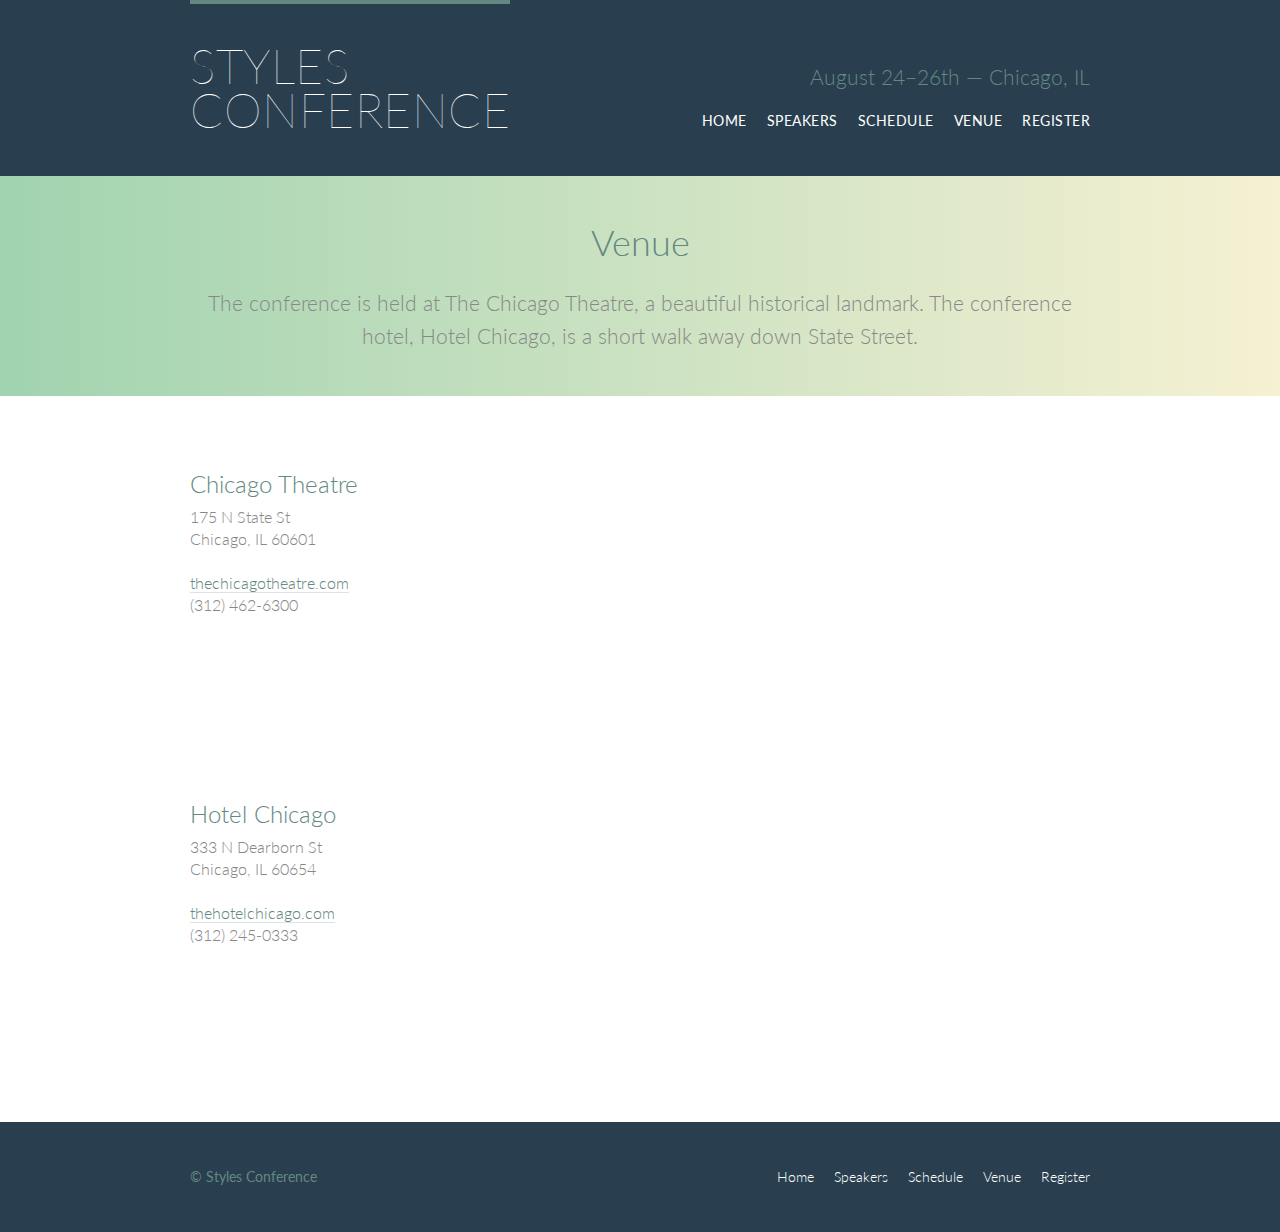
<file: venue.html>
<!DOCTYPE html>
<html lang="en">

  <head>
    <meta charset="utf-8">
    <title>Venue - Styles Conference</title>
    <link rel="stylesheet" href="assets/stylesheets/main.css">
    <link rel="stylesheet" href="http://fonts.googleapis.com/css?family=Lato:100,300,400">
  </head>

  <body>

    <!-- Header -->

    <header class="primary-header container group">

      <h1 class="logo">
        <a href="index.html">Styles <br> Conference</a>
      </h1>

      <h3 class="tagline">August 24&ndash;26th &mdash; Chicago, IL</h3>

      <nav class="nav primary-nav">
        <ul>
          <li><a href="index.html">Home</a></li><!--
          --><li><a href="speakers.html">Speakers</a></li><!--
          --><li><a href="schedule.html">Schedule</a></li><!--
          --><li><a href="venue.html">Venue</a></li><!--
          --><li><a href="register.html">Register</a></li>
        </ul>
      </nav>

    </header>

    <!-- Lead -->

    <section class="row-alt">
      <div class="lead container">

        <h1>Venue</h1>

        <p>The conference is held at The Chicago Theatre, a beautiful historical landmark. The conference hotel, Hotel Chicago, is a short walk away down State Street.</p>

      </div>
    </section>

    <!-- Main content -->

    <section class="row">
      <div class="grid">

        <!-- Chicago Theatre -->

        <section class="venue-theatre">

          <div class="col-1-3">
            <h2>Chicago Theatre</h2>
            <p>175 N State St <br> Chicago, IL 60601</p>
            <p><a href="http://www.thechicagotheatre.com/">thechicagotheatre.com</a> <br> (312) 462-6300</p>
          </div><!--

          --><iframe class="venue-map col-2-3" src="https://www.google.com/maps/embed?pb=!1m5!3m3!1m2!1s0x880e2ca55810a493%3A0x4700ddf60fcbfad6!2schicago+theatre!5e0!3m2!1sen!2sus!4v1388701393606"></iframe>

        </section>

        <!-- Hotel Chicago -->

        <section class="venue-hotel">

          <div class="col-1-3">
            <h2>Hotel Chicago</h2>
            <p>333 N Dearborn St <br> Chicago, IL 60654</p>
            <p><a href="http://thehotelchicago.com/">thehotelchicago.com</a> <br> (312) 245-0333</p>
          </div><!--

          --><iframe class="venue-map col-2-3" src="https://www.google.com/maps/embed?pb=!1m5!3m3!1m2!1s0x880e2cb1da049173%3A0xa5c91d255a775f0b!2sHotel+Sax+Chicago%2C+North+Dearborn+Street%2C+Chicago%2C+IL!5e0!3m2!1sen!2sus!4v1388702493978"></iframe>

        </section>

      </div>
    </section>

    <!-- Footer -->

    <footer class="primary-footer container group">

      <small>&copy; Styles Conference</small>

      <nav class="nav">
        <ul>
          <li><a href="index.html">Home</a></li><!--
          --><li><a href="speakers.html">Speakers</a></li><!--
          --><li><a href="schedule.html">Schedule</a></li><!--
          --><li><a href="venue.html">Venue</a></li><!--
          --><li><a href="register.html">Register</a></li>
        </ul>
      </nav>

    </footer>

  </body>
</html>
</file>
<file: assets/stylesheets/main.css>
/* http://meyerweb.com/eric/tools/css/reset/
   v2.0 | 20110126
   License: none (public domain)
*/

html, body, div, span, applet, object, iframe,
h1, h2, h3, h4, h5, h6, p, blockquote, pre,
a, abbr, acronym, address, big, cite, code,
del, dfn, em, img, ins, kbd, q, s, samp,
small, strike, strong, sub, sup, tt, var,
b, u, i, center,
dl, dt, dd, ol, ul, li,
fieldset, form, label, legend,
table, caption, tbody, tfoot, thead, tr, th, td,
article, aside, canvas, details, embed,
figure, figcaption, footer, header, hgroup,
menu, nav, output, ruby, section, summary,
time, mark, audio, video {
  margin: 0;
  padding: 0;
  border: 0;
  font-size: 100%;
  font: inherit;
  vertical-align: baseline;
}
/* HTML5 display-role reset for older browsers */
article, aside, details, figcaption, figure,
footer, header, hgroup, menu, nav, section {
  display: block;
}
body {
  line-height: 1;
}
ol, ul {
  list-style: none;
}
blockquote, q {
  quotes: none;
}
blockquote:before, blockquote:after,
q:before, q:after {
  content: '';
  content: none;
}
table {
  border-collapse: collapse;
  border-spacing: 0;
}

/*
  ========================================
  Custom styles
  ========================================
*/

body {
  background: #293f50;
  color: #888;
  font: 300 16px/22px "Lato", "Open Sans", "Helvetica Neue", Helvetica, Arial, sans-serif;
}

/*
  ========================================
  Grid
  ========================================
*/

*,
*:before,
*:after {
  -webkit-box-sizing: border-box;
     -moz-box-sizing: border-box;
          box-sizing: border-box;
}
.container,
.grid {
  margin: 0 auto;
  width: 960px;
}
.container {
  padding-left: 30px;
  padding-right: 30px;
}
.grid,
.col-1-3,
.col-2-3 {
  padding-left: 15px;
  padding-right: 15px;
}
.col-1-3,
.col-2-3  {
  display: inline-block;
  vertical-align: top;
}
.col-1-3 {
  width: 33.33%;
}
.col-2-3 {
  width: 66.66%;
}

/*
  ========================================
  Clearfix
  ========================================
*/

.group:before,
.group:after {
  content: "";
  display: table;
}
.group:after {
  clear: both;
}
.group {
  clear: both;
  *zoom: 1;
}

/*
  ========================================
  Rows
  ========================================
*/

.row,
.row-alt {
  min-width: 960px;
}
.row {
  background: #fff;
  padding: 66px 0 44px 0;
}
.row-alt {
  background: #cbe2c1;
  background: -webkit-linear-gradient(to right, #a1d3b0, #f6f1d3);
  background:    -moz-linear-gradient(to right, #a1d3b0, #f6f1d3);
  background:         linear-gradient(to right, #a1d3b0, #f6f1d3);
  padding: 44px 0 22px 0;
}

/*
  ========================================
  Typography
  ========================================
*/

h1, h2, h3, h4 {
  color: #648880;
}
h1, h3, h4, h5, p {
  margin-bottom: 22px;
}
h1 {
  font-size: 36px;
  line-height: 44px;
}
h2 {
  font-size: 24px;
  line-height: 44px;
}
h3 {
  font-size: 21px;
}
h4 {
  font-size: 18px;
}
h5 {
  color: #a9b2b9;
  font-size: 14px;
  font-weight: 400;
  text-transform: uppercase;
}
strong {
  font-weight: 400;
}
cite,
em {
  font-style: italic;
}

/*
  ========================================
  Leads
  ========================================
*/

.lead {
  text-align: center;
}
.lead p {
  font-size: 21px;
  line-height: 33px;
}

/*
  ========================================
  Links
  ========================================
*/

a {
  color: #648880;
  text-decoration: none;
}
a:hover {
  color: #a9b2b9;
}
p a {
  border-bottom: 1px solid #dfe2e5;
}
.primary-header a,
.primary-footer a {
  color: #fff;
}
.primary-header a:hover,
.primary-footer a:hover {
  color: #648880;
}

/*
  ========================================
  Buttons
  ========================================
*/

.btn {
  border-radius: 5px;
  color: #fff;
  cursor: pointer;
  display: inline-block;
  font-weight: 400;
  letter-spacing: .5px;
  margin: 0;
  text-transform: uppercase;
}
.btn-alt {
  border: 1px solid #fff;
  padding: 10px 30px;
}
.btn-alt:hover {
  background: #fff;
  color: #648880;
}

/*
  ========================================
  Primary header
  ========================================
*/

.logo {
  border-top: 4px solid #648880;
  float: left;
  font-size: 48px;
  font-weight: 100;
  letter-spacing: .5px;
  line-height: 44px;
  padding: 40px 0 22px 0;
  text-transform: uppercase;
}
.tagline {
  margin: 66px 0 22px 0;
  text-align: right;
}
.primary-nav {
  font-size: 14px;
  font-weight: 400;
  letter-spacing: .5px;
  text-transform: uppercase;
}

/*
  ========================================
  Primary footer
  ========================================
*/

.primary-footer {
  color: #648880;
  font-size: 14px;
  padding-bottom: 44px;
  padding-top: 44px;
}
.primary-footer small {
  float: left;
  font-weight: 400;
}

/*
  ========================================
  Navigation
  ========================================
*/

.nav {
  text-align: right;
}
.nav li {
  display: inline-block;
  margin: 0 10px;
  vertical-align: top;
}
.nav li:last-child {
  margin-right: 0;
}

/*
  ========================================
  Home
  ========================================
*/

.hero {
  color: #fff;
  line-height: 44px;
  padding: 22px 80px 66px 80px;
  text-align: center;
}
.hero h2 {
  font-size: 36px;
}
.hero p {
  font-size: 24px;
  font-weight: 100;
}
.teaser a:hover h3 {
  color: #a9b2b9;
}
.teaser img {
  border-radius: 5px;
  display: block;
  margin-bottom: 22px;
  max-width: 100%
}

/*
  ========================================
  Speakers
  ========================================
*/

.speaker {
  margin-bottom: 44px;
}
.speaker-info {
  border: 1px solid #dfe2e5;
  border-radius: 5px;
  margin-top: 88px;
  padding-bottom: 22px;
  text-align: center;
}
.speaker-info img {
  border-radius: 50%;
  height: 130px;
  margin: -66px 0 22px 0;
  vertical-align: top;
}

/*
  ========================================
  Venue
  ========================================
*/

.venue-theatre {
  margin-bottom: 66px;
}
.venue-hotel {
  margin-bottom: 22px;
}
.venue-map {
  height: 264px;
}

/*
  ========================================
  Register
  ========================================
*/

.why-attend{
  list-style: square;
  margin: 0 0 22px 30px;
}

form{
  margin-bottom: 22px;
}
input,
select,
textarea{
  font: 300 16px/22px "Lato", "Open Sans", "Helvetica Neue", Helvetica, Arial, sans-serif;   
}

.register-group label {
  color: #648880;
  cursor: pointer;
  font-weight: 400;
}
.register-group input,
.register-group select,
.register-group textarea {
  border: 1px solid #c6c9cc;
  border-radius: 5px;
  color: #888;
  display: block;
  margin: 5px 0 27px 0;
  padding: 5px 8px;
}
.register-group input,
.register-group textarea {
  width: 100%;
}
.register-group select {
  height: 34px;
  width: 60px;
}
.register-group textarea {
  height: 78px;
}

.btn-default {
  border: 0;
  background: #648880;
  padding: 11px 30px;
  font-size: 14px;
}
.btn-default:hover {
  background: #77a198;
}
</file>
<file: assets/stylesheets/assets/stylesheets/main.css>
/* http://meyerweb.com/eric/tools/css/reset/
   v2.0 | 20110126
   License: none (public domain)
*/

html, body, div, span, applet, object, iframe,
h1, h2, h3, h4, h5, h6, p, blockquote, pre,
a, abbr, acronym, address, big, cite, code,
del, dfn, em, img, ins, kbd, q, s, samp,
small, strike, strong, sub, sup, tt, var,
b, u, i, center,
dl, dt, dd, ol, ul, li,
fieldset, form, label, legend,
table, caption, tbody, tfoot, thead, tr, th, td,
article, aside, canvas, details, embed,
figure, figcaption, footer, header, hgroup,
menu, nav, output, ruby, section, summary,
time, mark, audio, video {
  margin: 0;
  padding: 0;
  border: 0;
  font-size: 100%;
  font: inherit;
  vertical-align: baseline;
}
/* HTML5 display-role reset for older browsers */
article, aside, details, figcaption, figure,
footer, header, hgroup, menu, nav, section {
  display: block;
}
body {
  line-height: 1;
}
ol, ul {
  list-style: none;
}
blockquote, q {
  quotes: none;
}
blockquote:before, blockquote:after,
q:before, q:after {
  content: '';
  content: none;
}
table {
  border-collapse: collapse;
  border-spacing: 0;
}

/*
  ========================================
  Grid
  ========================================
*/

*,
*:before,
*:after {
  -webkit-box-sizing: border-box;
     -moz-box-sizing: border-box;
          box-sizing: border-box;
}
.container,
.grid {
  margin: 0 auto;
  width: 960px;
}
.container {
  padding-left: 30px;
  padding-right: 30px;
}
.grid,
.col-1-3,
.col-2-3 {
  padding-left: 15px;
  padding-right: 15px;
}
.col-1-3,
.col-2-3  {
  display: inline-block;
  vertical-align: top;
}
.col-1-3 {
  width: 33.33%;
}
.col-2-3 {
  width: 66.66%;
}

/*
  ========================================
  Clearfix
  ========================================
*/

.group:before,
.group:after {
  content: "";
  display: table;
}
.group:after {
  clear: both;
}
.group {
  clear: both;
  *zoom: 1;
}

/*
  ========================================
  Typography
  ========================================
*/

h1, h3, h4, h5, p {
  margin-bottom: 22px;
}

/*
  ========================================
  Buttons
  ========================================
*/

.btn {
  border-radius: 5px;
  display: inline-block;
  margin: 0;
}
.btn-alt {
  border: 1px solid #dfe2e5;
  padding: 10px 30px;
}

/*
  ========================================
  Primary header
  ========================================
*/

.logo {
  border-top: 4px solid #648880;
  float: left;
  padding: 40px 0 22px 0;
}

/*
  ========================================
  Primary footer
  ========================================
*/

.primary-footer {
  padding-bottom: 44px;
  padding-top: 44px;
}
.primary-footer small {
  float: left;
}

/*
  ========================================
  Home
  ========================================
*/

.hero {
  padding: 22px 80px 66px 80px;
}
</file>
